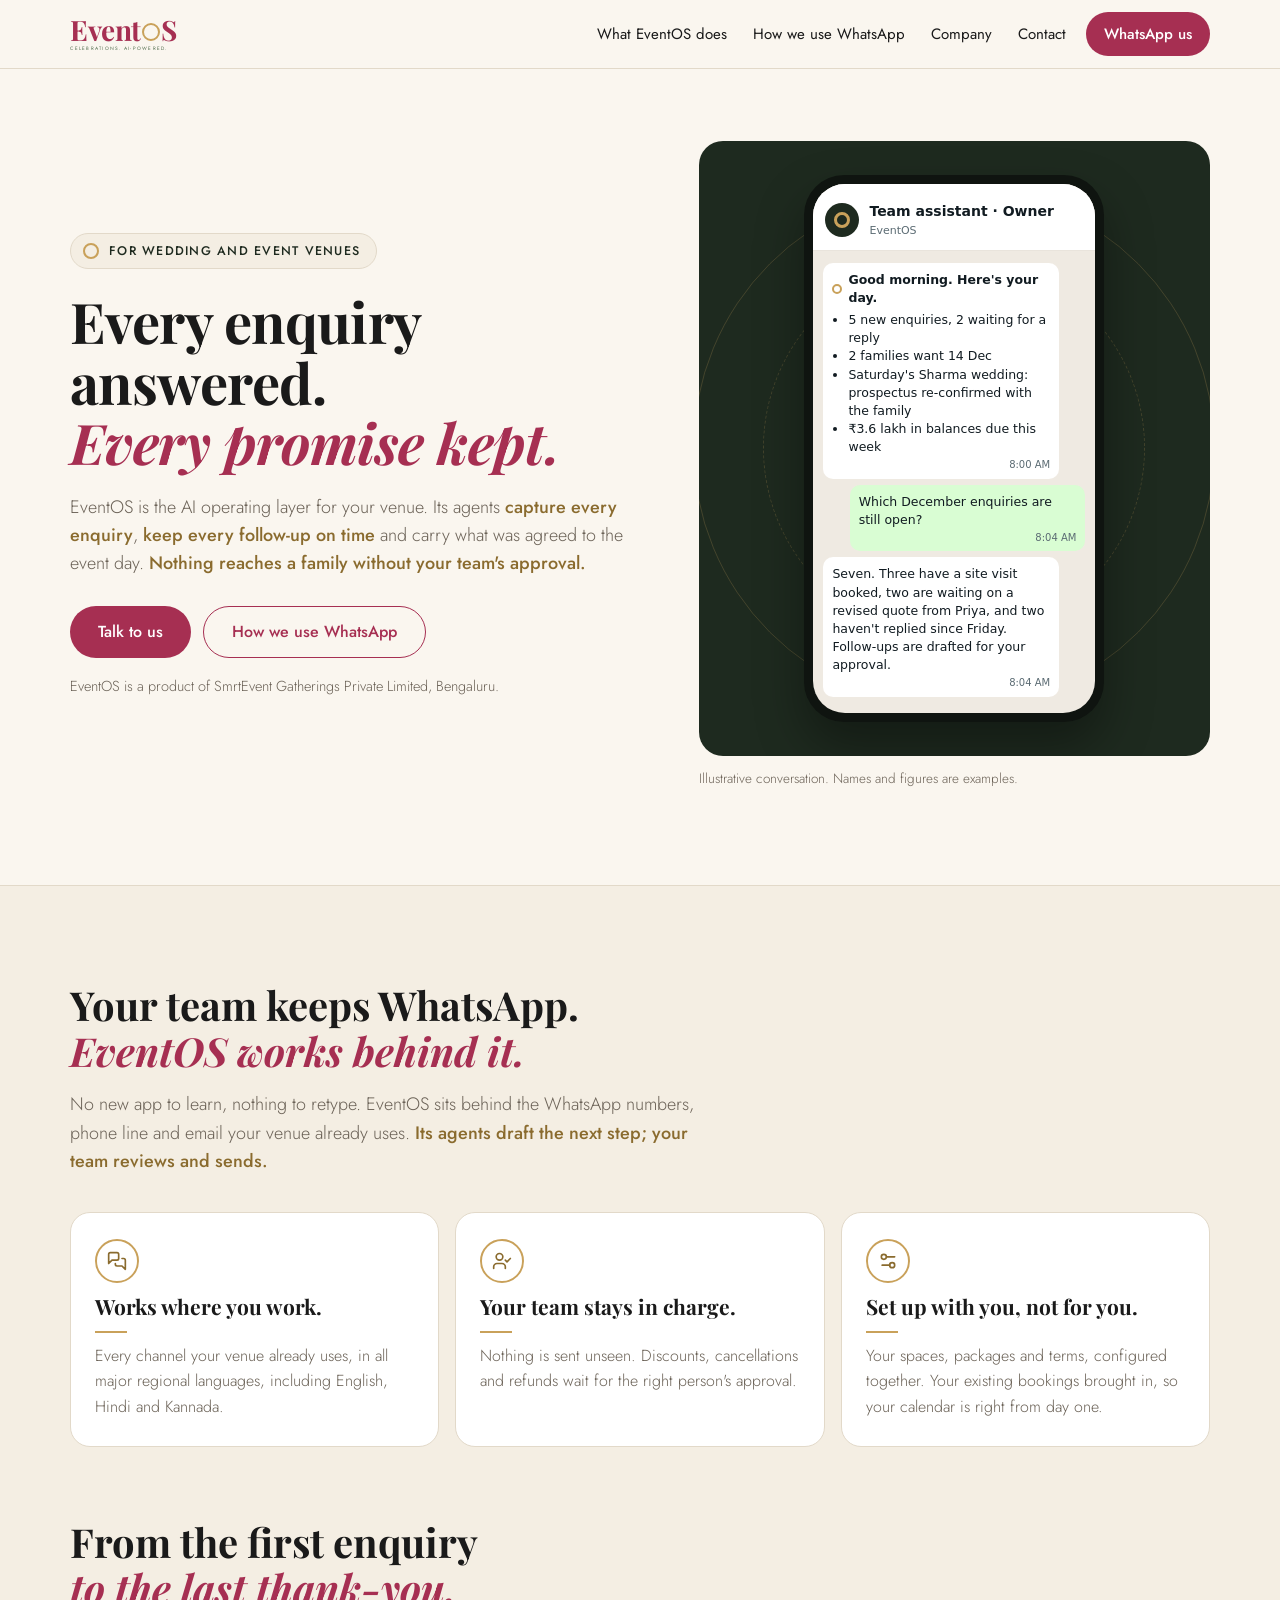
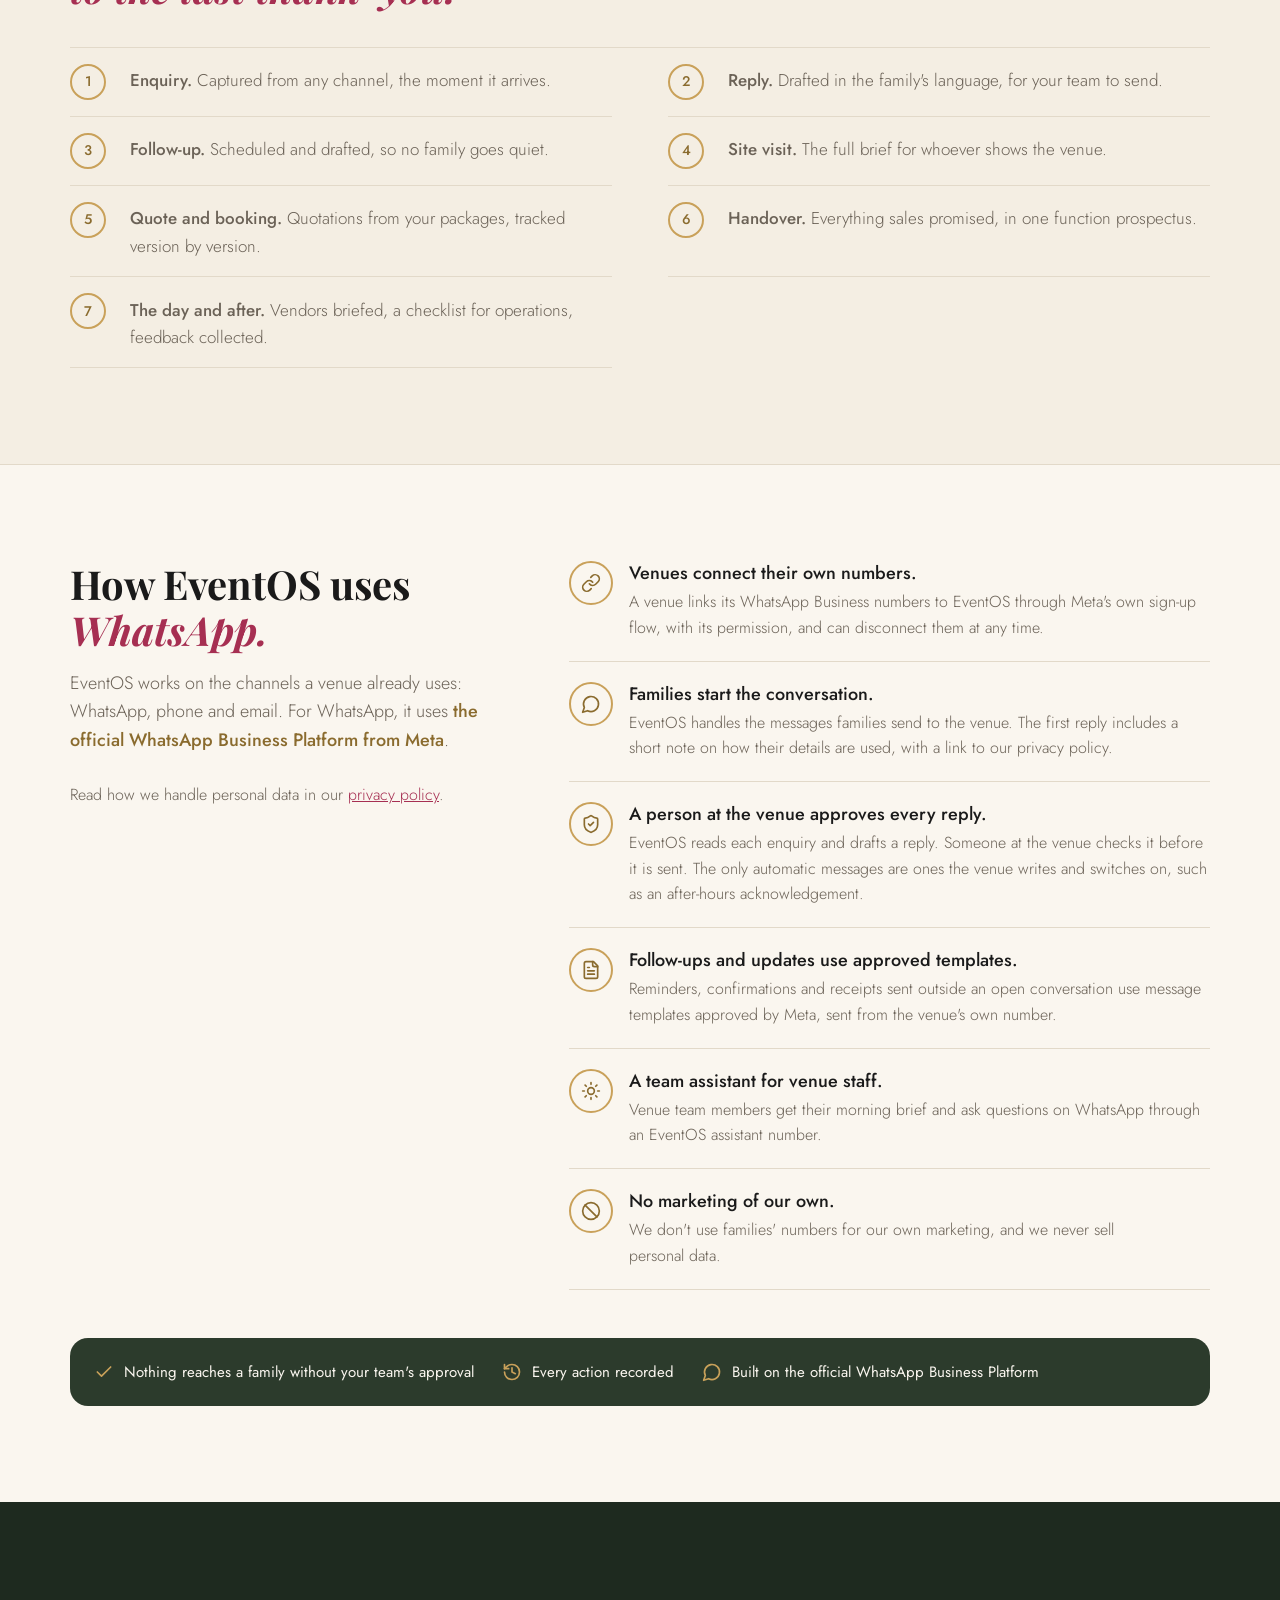
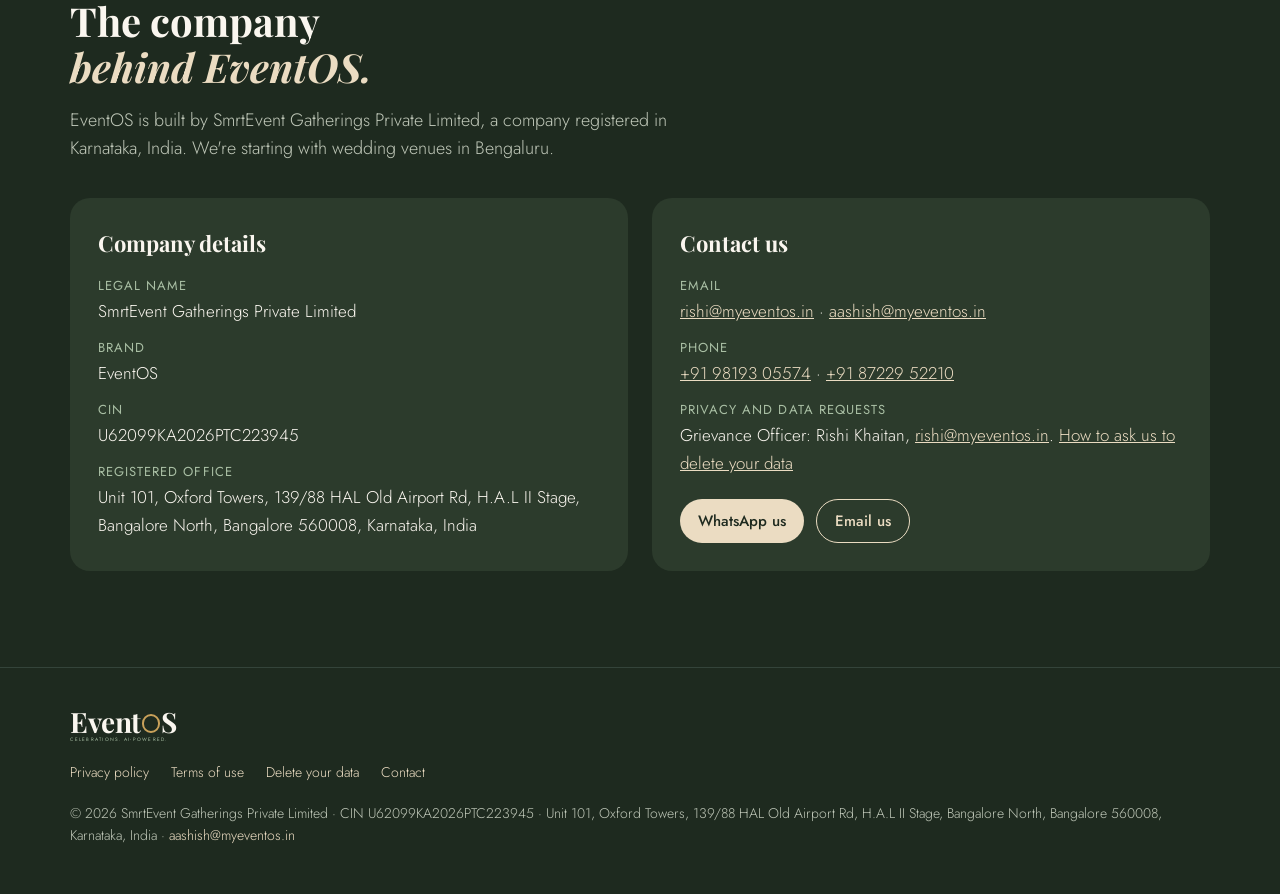
<file: index.html>
<!doctype html>
<html lang="en-IN">
<head>
<meta charset="utf-8">
<meta name="viewport" content="width=device-width, initial-scale=1">
<title>EventOS — the AI operating layer for wedding and event venues</title>
<meta name="description" content="EventOS, by SmrtEvent Gatherings Private Limited, Bengaluru. Every enquiry captured, every follow-up on time, every promise carried to the event day, behind the WhatsApp, phone and email your venue already uses.">
<!-- Meta domain verification: if you choose the meta-tag method, paste Meta's tag on the next line. The DNS TXT method needs no change here. -->
<link rel="canonical" href="https://myeventos.in/">
<meta name="theme-color" content="#FAF6EF">
<meta property="og:type" content="website">
<meta property="og:site_name" content="EventOS">
<meta property="og:title" content="EventOS — the AI operating layer for wedding and event venues">
<meta property="og:description" content="EventOS, by SmrtEvent Gatherings Private Limited, Bengaluru. Every enquiry captured, every follow-up on time, every promise carried to the event day, behind the WhatsApp, phone and email your venue already uses.">
<meta property="og:url" content="https://myeventos.in/">
<meta property="og:image" content="https://myeventos.in/assets/share.png">
<meta property="og:image:width" content="1200">
<meta property="og:image:height" content="630">
<meta name="twitter:card" content="summary_large_image">
<link rel="icon" href="assets/favicon.svg" type="image/svg+xml">
<link rel="icon" href="assets/favicon-32.png" type="image/png" sizes="32x32">
<link rel="apple-touch-icon" href="assets/apple-touch-icon.png">
<link rel="stylesheet" href="assets/eventos.css">
</head>
<body>
<a class="skip" href="#main">Skip to content</a>

<header class="hdr">
  <div class="wrap">
    <a class="wm" href="index.html" aria-label="EventOS home"><span class="wm-word">Event<span class="ring" aria-hidden="true"></span>S</span><span class="wm-tag">CELEBRATIONS. AI-POWERED.</span></a>
    <nav class="nav" aria-label="Main">
      <a href="#what">What EventOS does</a>
      <a href="#whatsapp">How we use WhatsApp</a>
      <a href="#company">Company</a>
      <a href="#contact">Contact</a>
    </nav>
    <a class="btn" href="https://wa.me/919819305574">WhatsApp us</a>
  </div>
  <nav class="mnav" aria-label="Main, small screens"><div class="wrap"><a href="#what">What EventOS does</a>
      <a href="#whatsapp">How we use WhatsApp</a>
      <a href="#company">Company</a>
      <a href="#contact">Contact</a></div></nav>
</header>

<main id="main">

  <!-- hero (approved Home copy) -->
  <section class="hero">
    <div class="wrap hero-grid">
      <div>
        <p class="eyebrow">For wedding and event venues</p>
        <h1 class="h1">Every enquiry answered. <span class="it">Every promise kept.</span></h1>
        <p class="sub">EventOS is the AI operating layer for your venue. Its agents <b>capture every enquiry</b>, <b>keep every follow-up on time</b> and carry what was agreed to the event day. <b>Nothing reaches a family without your team's approval.</b></p>
        <div class="ctas">
          <a class="btn btn-lg" href="#contact">Talk to us</a>
          <a class="btn btn-lg btn-ghost" href="#whatsapp">How we use WhatsApp</a>
        </div>
        <p class="under">EventOS is a product of SmrtEvent Gatherings Private Limited, Bengaluru.</p>
      </div>
      <figure style="margin:0">
        <div class="stage">
          <div class="ph" role="img" aria-label="Illustrative WhatsApp chat: a venue owner's morning brief from the EventOS team assistant, and a question answered">
            <div class="ph-in">
              <div class="wa-h"><span class="wa-av"><span></span></span><div><div class="wa-n">Team assistant · Owner</div><div class="wa-s">EventOS</div></div></div>
              <div class="wa-body">
                <div class="b"><div class="lbl"><span class="ring-s"></span>Good morning. Here's your day.</div>
                  <ul><li>5 new enquiries, 2 waiting for a reply</li><li>2 families want 14 Dec</li><li>Saturday's Sharma wedding: prospectus re-confirmed with the family</li><li>₹3.6 lakh in balances due this week</li></ul>
                  <div class="t">8:00 AM</div></div>
                <div class="b out">Which December enquiries are still open?<div class="t">8:04 AM</div></div>
                <div class="b">Seven. Three have a site visit booked, two are waiting on a revised quote from Priya, and two haven't replied since Friday. Follow-ups are drafted for your approval.<div class="t">8:04 AM</div></div>
              </div>
            </div>
          </div>
        </div>
        <figcaption class="cap">Illustrative conversation. Names and figures are examples.</figcaption>
      </figure>
    </div>
  </section>

  <!-- what EventOS does (approved Home copy, blocks 3 and 4) -->
  <section class="sec tint" id="what">
    <div class="wrap">
      <div class="sec-hd">
        <h2 class="h2">Your team keeps WhatsApp. <span class="it">EventOS works behind it.</span></h2>
        <p class="lead">No new app to learn, nothing to retype. EventOS sits behind the WhatsApp numbers, phone line and email your venue already uses. <b>Its agents draft the next step; your team reviews and sends.</b></p>
      </div>
      <ul class="cards c3">
        <li class="card"><span class="ic"><svg class="i" viewBox="0 0 24 24" aria-hidden="true"><path d="M14 9a2 2 0 0 1-2 2H6l-4 4V4a2 2 0 0 1 2-2h8a2 2 0 0 1 2 2z"/><path d="M18 9h2a2 2 0 0 1 2 2v11l-4-4h-6a2 2 0 0 1-2-2v-1"/></svg></span><h3>Works where you work.</h3><p>Every channel your venue already uses, in all major regional languages, including English, Hindi and Kannada.</p></li>
        <li class="card"><span class="ic"><svg class="i" viewBox="0 0 24 24" aria-hidden="true"><path d="M16 21v-2a4 4 0 0 0-4-4H6a4 4 0 0 0-4 4v2"/><circle cx="9" cy="7" r="4"/><polyline points="16 11 18 13 22 9"/></svg></span><h3>Your team stays in charge.</h3><p>Nothing is sent unseen. Discounts, cancellations and refunds wait for the right person's approval.</p></li>
        <li class="card"><span class="ic"><svg class="i" viewBox="0 0 24 24" aria-hidden="true"><path d="M20 7h-9"/><path d="M14 17H5"/><circle cx="17" cy="17" r="3"/><circle cx="7" cy="7" r="3"/></svg></span><h3>Set up with you, not for you.</h3><p>Your spaces, packages and terms, configured together. Your existing bookings brought in, so your calendar is right from day one.</p></li>
      </ul>

      <div class="sec-hd" style="margin-top:72px">
        <h2 class="h2">From the first enquiry <span class="it">to the last thank-you.</span></h2>
      </div>
      <ol class="steps">
        <li><span><b>Enquiry.</b> <span>Captured from any channel, the moment it arrives.</span></span></li>
        <li><span><b>Reply.</b> <span>Drafted in the family's language, for your team to send.</span></span></li>
        <li><span><b>Follow-up.</b> <span>Scheduled and drafted, so no family goes quiet.</span></span></li>
        <li><span><b>Site visit.</b> <span>The full brief for whoever shows the venue.</span></span></li>
        <li><span><b>Quote and booking.</b> <span>Quotations from your packages, tracked version by version.</span></span></li>
        <li><span><b>Handover.</b> <span>Everything sales promised, in one function prospectus.</span></span></li>
        <li><span><b>The day and after.</b> <span>Vendors briefed, a checklist for operations, feedback collected.</span></span></li>
      </ol>
    </div>
  </section>

  <!-- how EventOS uses WhatsApp (new copy for this version) -->
  <section class="sec" id="whatsapp">
    <div class="wrap wa-grid">
      <div>
        <h2 class="h2">How EventOS uses <span class="it">WhatsApp.</span></h2>
        <p class="lead">EventOS works on the channels a venue already uses: WhatsApp, phone and email. For WhatsApp, it uses <b>the official WhatsApp Business Platform from Meta</b>.</p>
        <p class="lead" style="font-size:16px">Read how we handle personal data in our <a href="privacy/index.html">privacy policy</a>.</p>
      </div>
      <ul class="use">
        <li><span class="ic"><svg class="i" viewBox="0 0 24 24" aria-hidden="true"><path d="M10 13a5 5 0 0 0 7.54.54l3-3a5 5 0 0 0-7.07-7.07l-1.72 1.71"/><path d="M14 11a5 5 0 0 0-7.54-.54l-3 3a5 5 0 0 0 7.07 7.07l1.71-1.71"/></svg></span><div><h3>Venues connect their own numbers.</h3><p>A venue links its WhatsApp Business numbers to EventOS through Meta's own sign-up flow, with its permission, and can disconnect them at any time.</p></div></li>
        <li><span class="ic"><svg class="i" viewBox="0 0 24 24" aria-hidden="true"><path d="M7.9 20A9 9 0 1 0 4 16.1L2 22Z"/></svg></span><div><h3>Families start the conversation.</h3><p>EventOS handles the messages families send to the venue. The first reply includes a short note on how their details are used, with a link to our privacy policy.</p></div></li>
        <li><span class="ic"><svg class="i" viewBox="0 0 24 24" aria-hidden="true"><path d="M20 13c0 5-3.5 7.5-7.66 8.95a1 1 0 0 1-.67-.01C7.5 20.5 4 18 4 13V6a1 1 0 0 1 1-1c2 0 4.5-1.2 6.24-2.72a1.17 1.17 0 0 1 1.52 0C14.51 3.81 17 5 19 5a1 1 0 0 1 1 1z"/><path d="m9 12 2 2 4-4"/></svg></span><div><h3>A person at the venue approves every reply.</h3><p>EventOS reads each enquiry and drafts a reply. Someone at the venue checks it before it is sent. The only automatic messages are ones the venue writes and switches on, such as an after-hours acknowledgement.</p></div></li>
        <li><span class="ic"><svg class="i" viewBox="0 0 24 24" aria-hidden="true"><path d="M15 2H6a2 2 0 0 0-2 2v16a2 2 0 0 0 2 2h12a2 2 0 0 0 2-2V7Z"/><path d="M14 2v4a2 2 0 0 0 2 2h4"/><path d="M10 9H8"/><path d="M16 13H8"/><path d="M16 17H8"/></svg></span><div><h3>Follow-ups and updates use approved templates.</h3><p>Reminders, confirmations and receipts sent outside an open conversation use message templates approved by Meta, sent from the venue's own number.</p></div></li>
        <li><span class="ic"><svg class="i" viewBox="0 0 24 24" aria-hidden="true"><circle cx="12" cy="12" r="4"/><path d="M12 2v2"/><path d="M12 20v2"/><path d="m4.93 4.93 1.41 1.41"/><path d="m17.66 17.66 1.41 1.41"/><path d="M2 12h2"/><path d="M20 12h2"/><path d="m6.34 17.66-1.41 1.41"/><path d="m19.07 4.93-1.41 1.41"/></svg></span><div><h3>A team assistant for venue staff.</h3><p>Venue team members get their morning brief and ask questions on WhatsApp through an EventOS assistant number.</p></div></li>
        <li><span class="ic"><svg class="i" viewBox="0 0 24 24" aria-hidden="true"><circle cx="12" cy="12" r="10"/><path d="m4.9 4.9 14.2 14.2"/></svg></span><div><h3>No marketing of our own.</h3><p>We don't use families' numbers for our own marketing, and we never sell personal data.</p></div></li>
      </ul>
    </div>
    <div class="wrap" style="margin-top:48px">
      <ul class="strip" aria-label="Our commitments">
        <li><svg class="i" viewBox="0 0 24 24" aria-hidden="true"><path d="M20 6 9 17l-5-5"/></svg>Nothing reaches a family without your team's approval</li>
        <li><svg class="i" viewBox="0 0 24 24" aria-hidden="true"><path d="M3 12a9 9 0 1 0 9-9 9.75 9.75 0 0 0-6.74 2.74L3 8"/><path d="M3 3v5h5"/><path d="M12 7v5l4 2"/></svg>Every action recorded</li>
        <li><svg class="i" viewBox="0 0 24 24" aria-hidden="true"><path d="M7.9 20A9 9 0 1 0 4 16.1L2 22Z"/></svg>Built on the official WhatsApp Business Platform</li>
      </ul>
    </div>
  </section>

  <!-- company and contact -->
  <section class="sec dark" id="company">
    <div class="wrap">
      <div class="sec-hd">
        <h2 class="h2" style="color:var(--cream)">The company <span class="it">behind EventOS.</span></h2>
        <p class="lead">EventOS is built by SmrtEvent Gatherings Private Limited, a company registered in Karnataka, India. We're starting with wedding venues in Bengaluru.</p>
      </div>
      <div class="co-grid">
        <div class="panel">
          <h3>Company details</h3>
          <dl class="dl">
            <div><dt>Legal name</dt><dd>SmrtEvent Gatherings Private Limited</dd></div>
            <div><dt>Brand</dt><dd>EventOS</dd></div>
            <div><dt>CIN</dt><dd>U62099KA2026PTC223945</dd></div>
            <div><dt>Registered office</dt><dd>Unit 101, Oxford Towers, 139/88 HAL Old Airport Rd, H.A.L II Stage, Bangalore North, Bangalore 560008, Karnataka, India</dd></div>
          </dl>
        </div>
        <div class="panel" id="contact">
          <h3>Contact us</h3>
          <dl class="dl">
            <div><dt>Email</dt><dd><a href="mailto:rishi@myeventos.in">rishi@myeventos.in</a> · <a href="mailto:aashish@myeventos.in">aashish@myeventos.in</a></dd></div>
            <div><dt>Phone</dt><dd><a href="tel:+919819305574">+91 98193 05574</a> · <a href="tel:+918722952210">+91 87229 52210</a></dd></div>
            <div><dt>Privacy and data requests</dt><dd>Grievance Officer: Rishi Khaitan, <a href="mailto:rishi@myeventos.in">rishi@myeventos.in</a>. <a href="privacy/index.html#delete">How to ask us to delete your data</a></dd></div>
          </dl>
          <div class="ctas"><a class="btn btn-sand" href="https://wa.me/919819305574">WhatsApp us</a><a class="btn btn-ghost" style="color:var(--sand);border-color:var(--sand)" href="mailto:rishi@myeventos.in">Email us</a></div>
        </div>
      </div>
    </div>
  </section>

</main>

<footer class="ftr">
  <div class="wrap">
    <a class="wm" href="index.html" aria-label="EventOS home"><span class="wm-word">Event<span class="ring" aria-hidden="true"></span>S</span><span class="wm-tag">CELEBRATIONS. AI-POWERED.</span></a>
    <nav aria-label="Legal"><a href="privacy/index.html">Privacy policy</a><a href="terms/index.html">Terms of use</a><a href="privacy/index.html#delete">Delete your data</a><a href="#contact">Contact</a></nav>
    <p class="legal">© 2026 SmrtEvent Gatherings Private Limited · CIN U62099KA2026PTC223945 · Unit 101, Oxford Towers, 139/88 HAL Old Airport Rd, H.A.L II Stage, Bangalore North, Bangalore 560008, Karnataka, India · <a href="mailto:aashish@myeventos.in">aashish@myeventos.in</a></p>
  </div>
</footer>
</body>
</html>
</file>
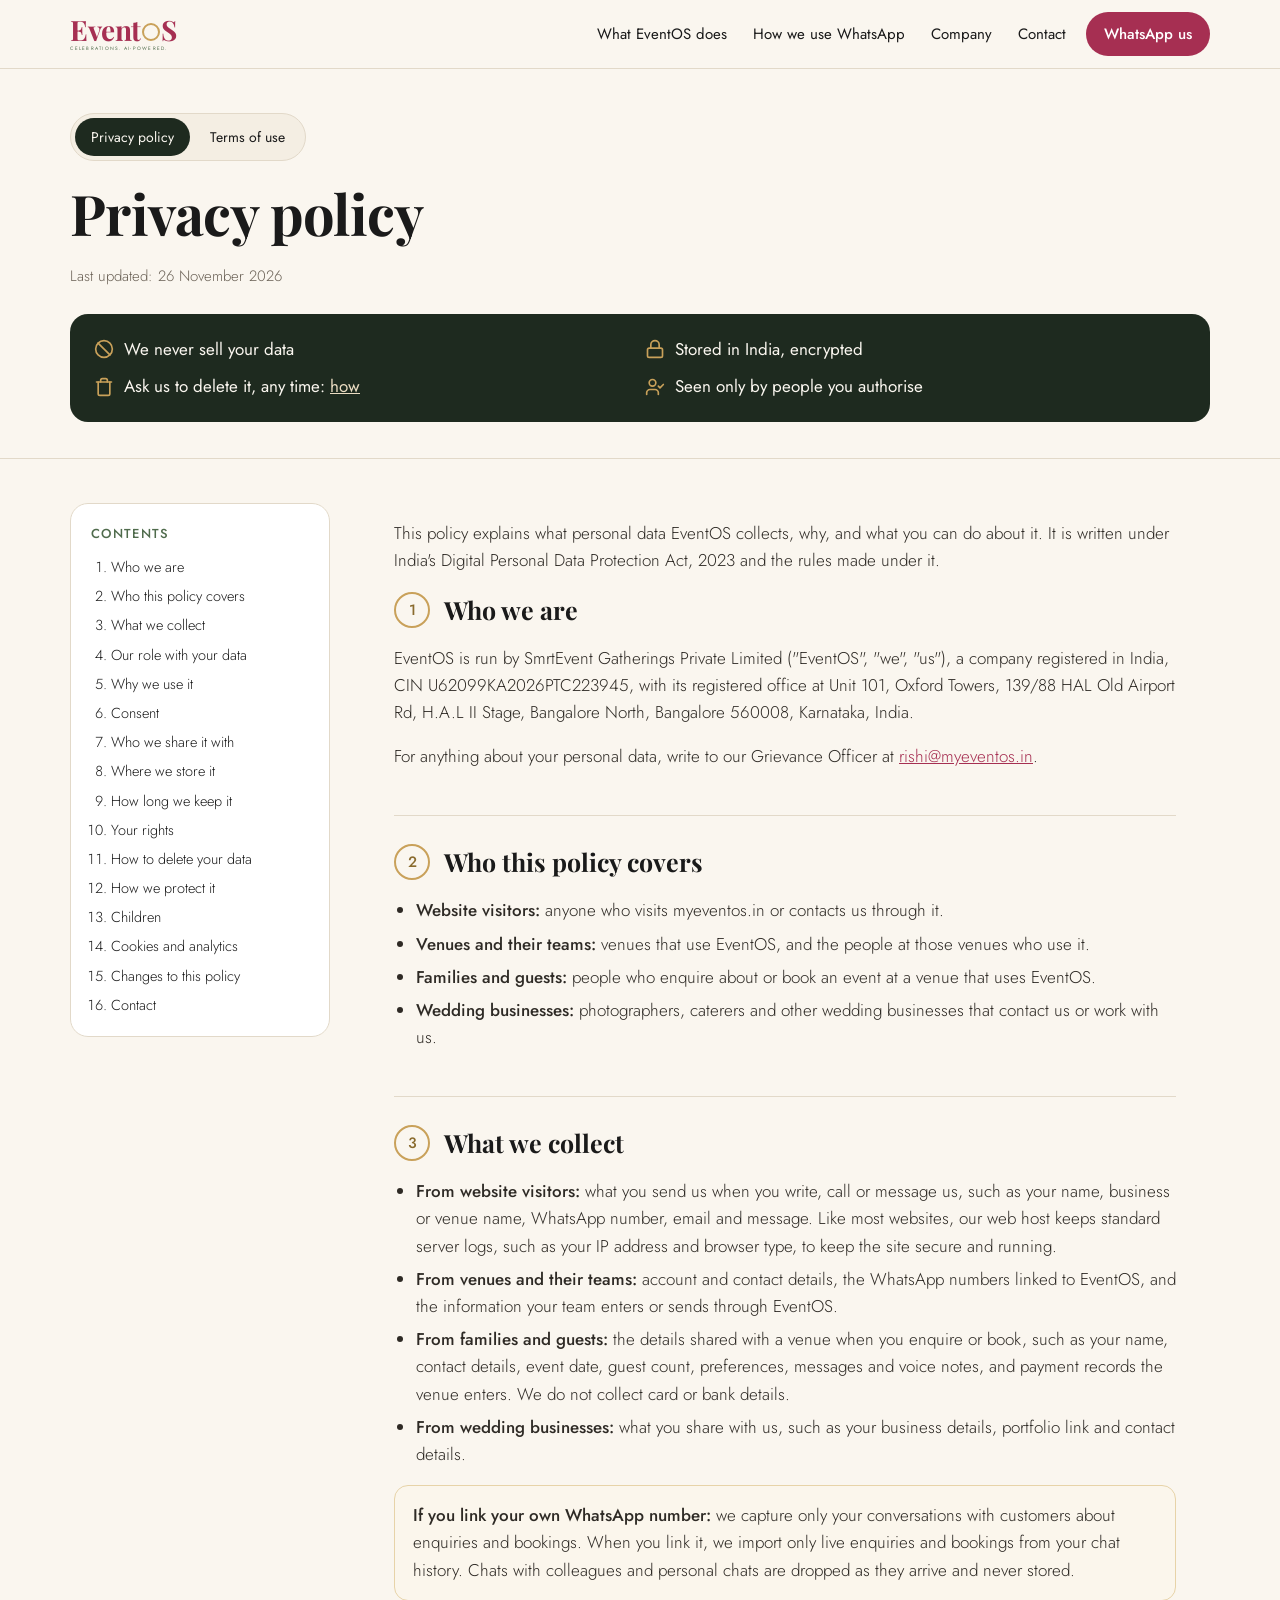
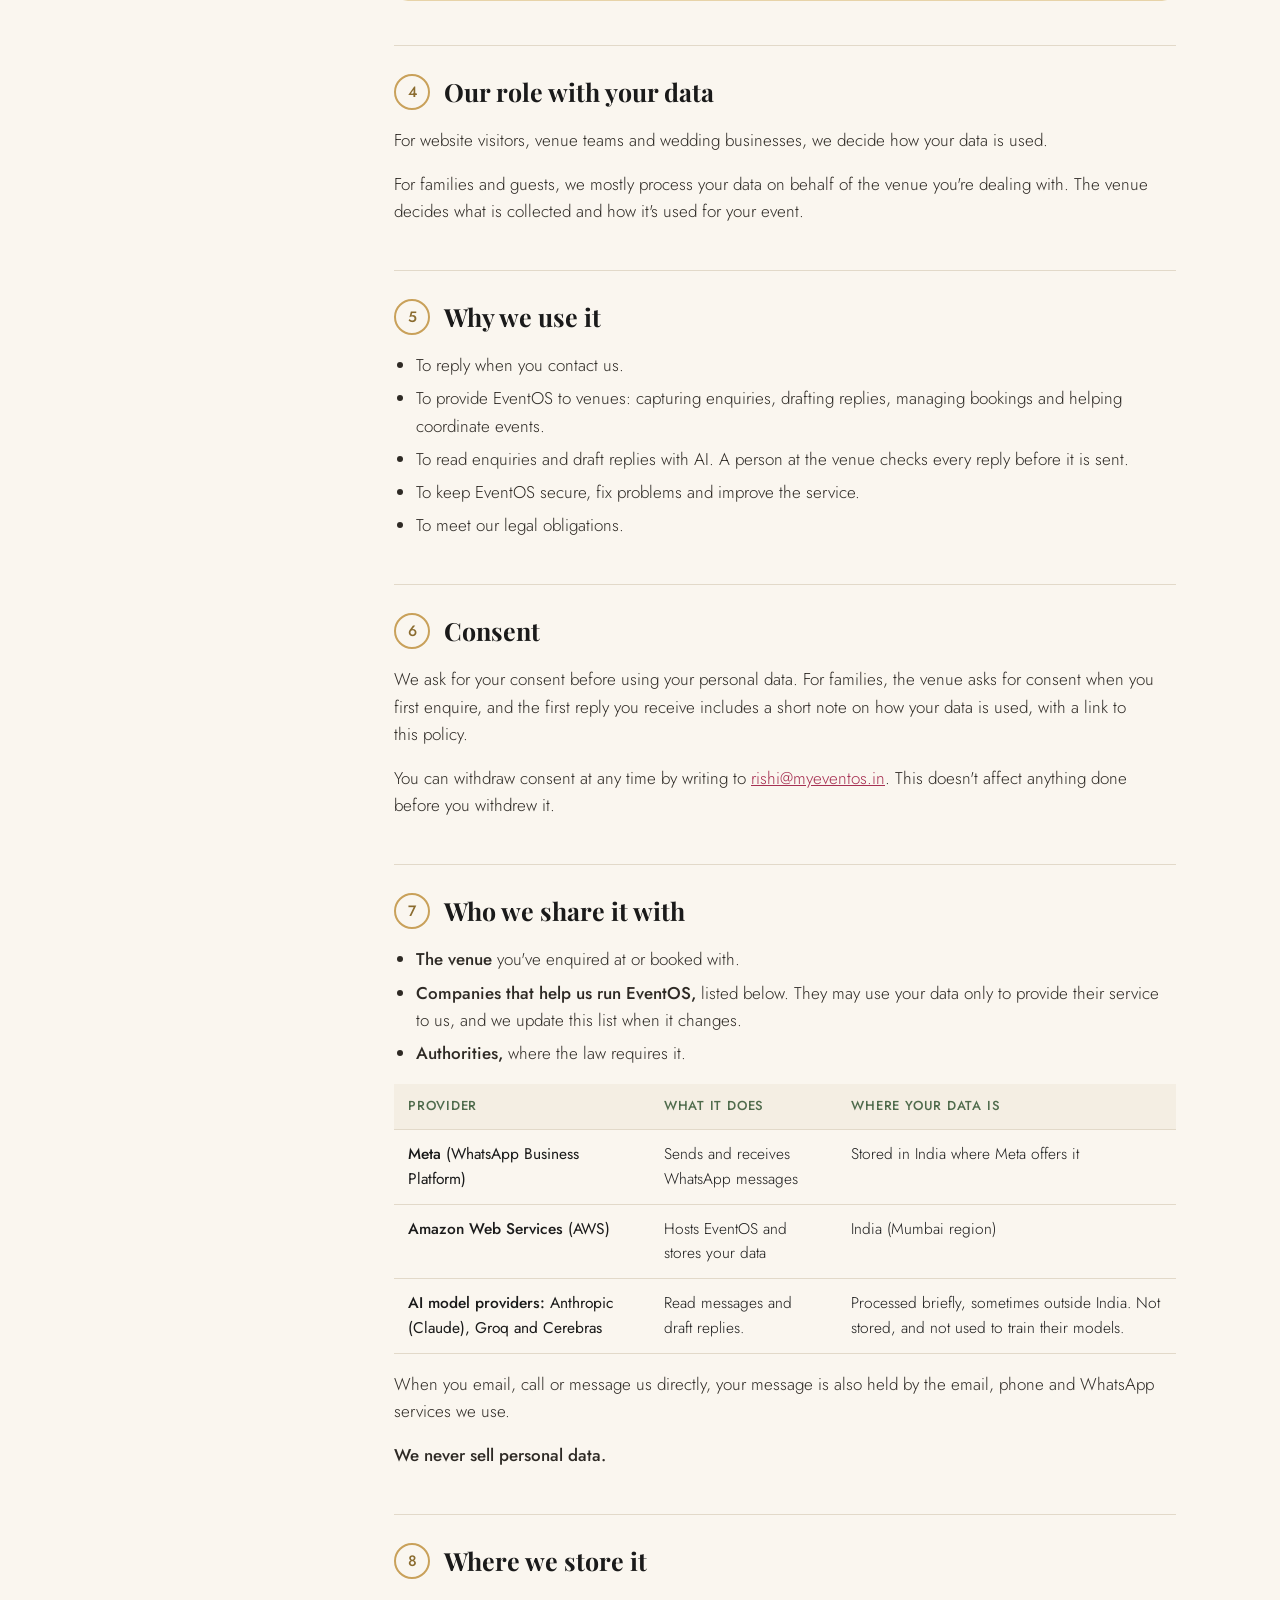
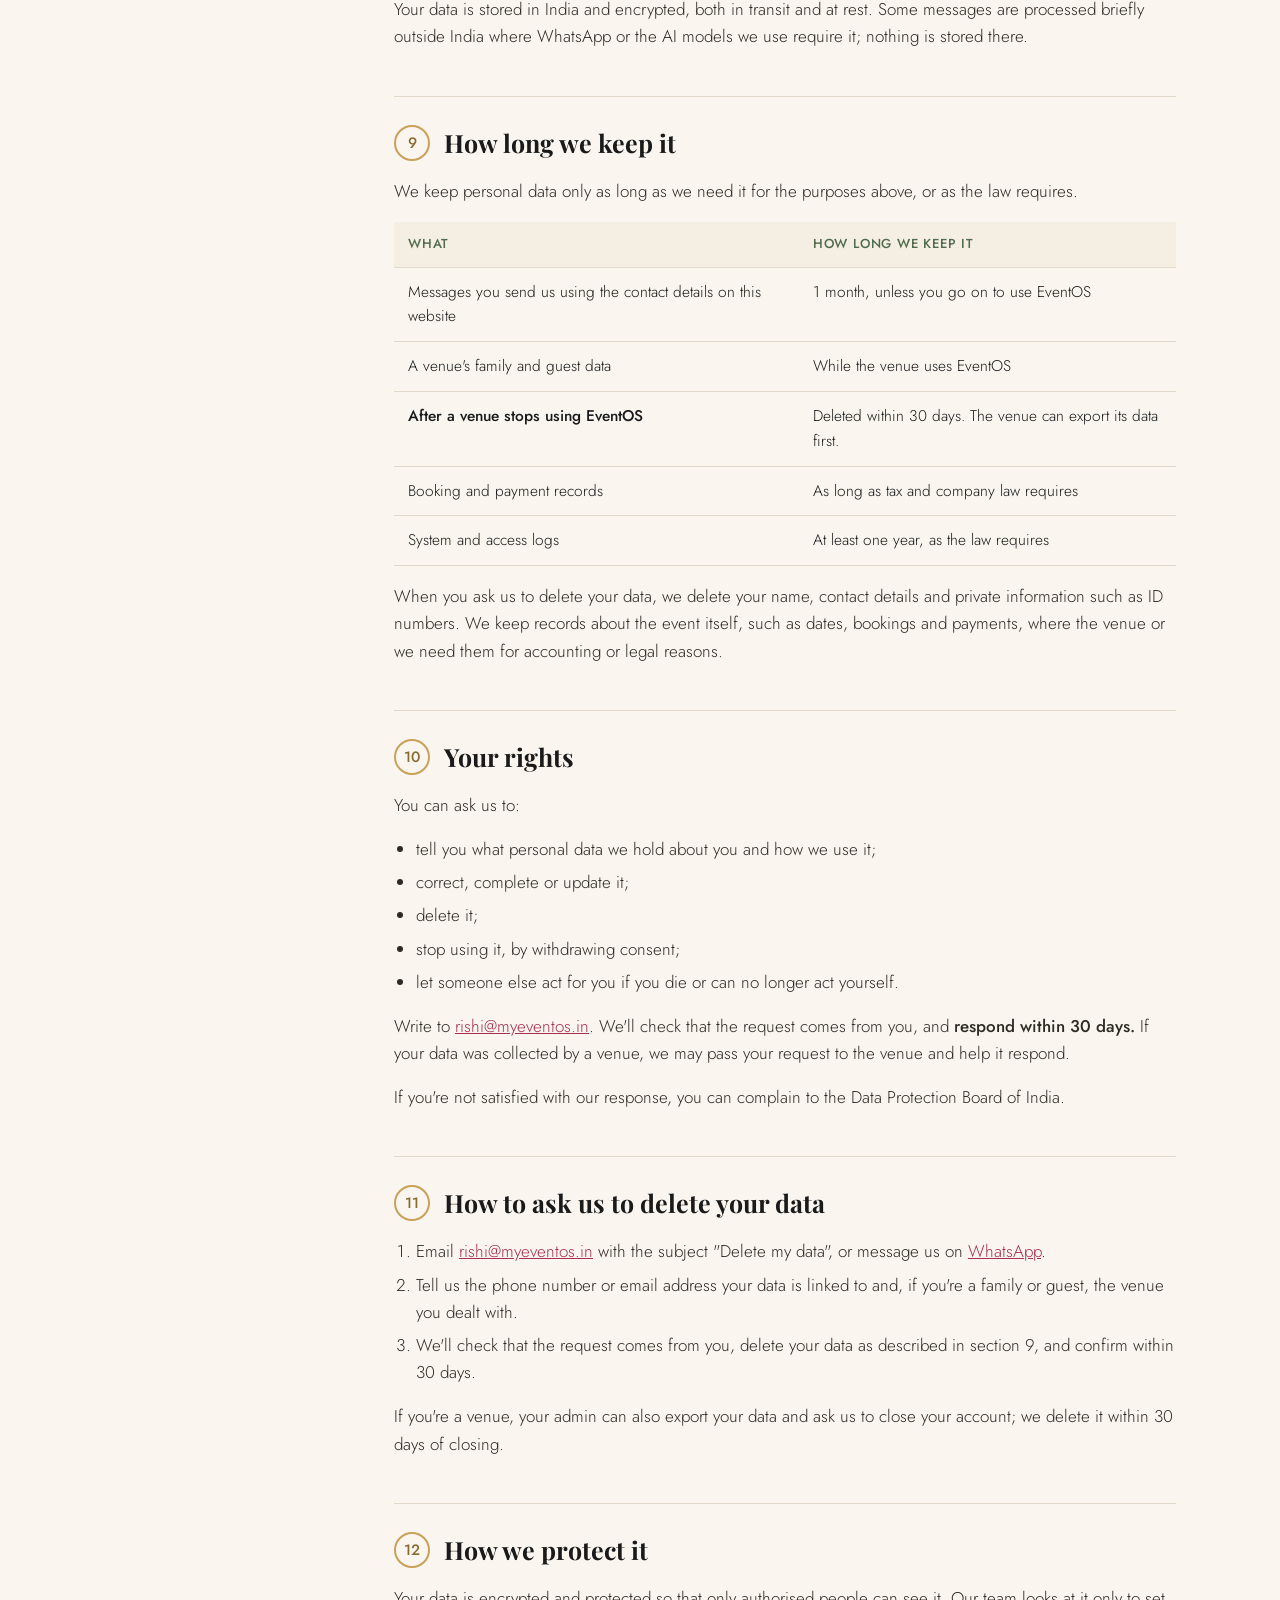
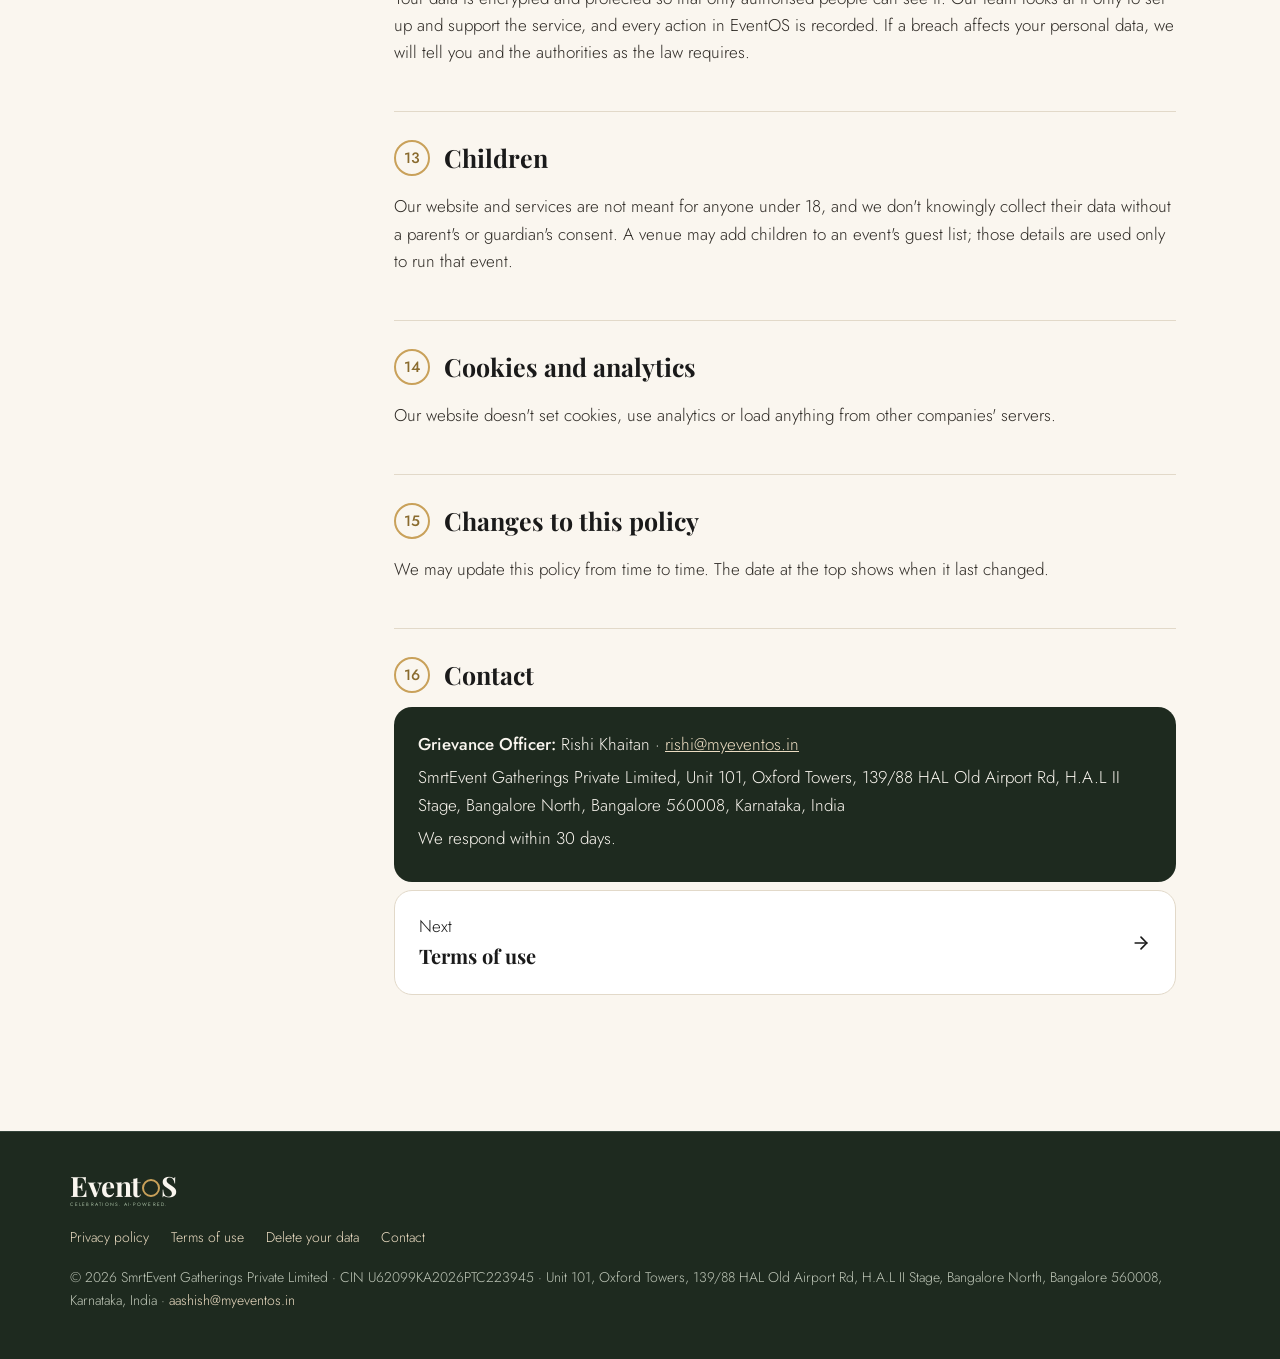
<file: privacy/index.html>
<!doctype html>
<html lang="en-IN">
<head>
<meta charset="utf-8">
<meta name="viewport" content="width=device-width, initial-scale=1">
<title>Privacy policy — EventOS</title>
<meta name="description" content="How EventOS, run by SmrtEvent Gatherings Private Limited, collects, uses, stores and deletes personal data, and how to ask us to delete yours.">
<link rel="canonical" href="https://myeventos.in/privacy/">
<meta name="theme-color" content="#FAF6EF">
<meta property="og:type" content="website">
<meta property="og:site_name" content="EventOS">
<meta property="og:title" content="Privacy policy — EventOS">
<meta property="og:description" content="How EventOS, run by SmrtEvent Gatherings Private Limited, collects, uses, stores and deletes personal data, and how to ask us to delete yours.">
<meta property="og:url" content="https://myeventos.in/privacy/">
<meta property="og:image" content="https://myeventos.in/assets/share.png">
<meta property="og:image:width" content="1200">
<meta property="og:image:height" content="630">
<meta name="twitter:card" content="summary_large_image">
<link rel="icon" href="../assets/favicon.svg" type="image/svg+xml">
<link rel="icon" href="../assets/favicon-32.png" type="image/png" sizes="32x32">
<link rel="apple-touch-icon" href="../assets/apple-touch-icon.png">
<link rel="stylesheet" href="../assets/eventos.css">
</head>
<body>
<a class="skip" href="#main">Skip to content</a>
<header class="hdr">
  <div class="wrap">
    <a class="wm" href="../index.html" aria-label="EventOS home"><span class="wm-word">Event<span class="ring" aria-hidden="true"></span>S</span><span class="wm-tag">CELEBRATIONS. AI-POWERED.</span></a>
    <nav class="nav" aria-label="Main"><a href="../index.html#what">What EventOS does</a><a href="../index.html#whatsapp">How we use WhatsApp</a><a href="../index.html#company">Company</a><a href="../index.html#contact">Contact</a></nav>
    <a class="btn" href="https://wa.me/919819305574">WhatsApp us</a>
  </div>
  <nav class="mnav" aria-label="Main, small screens"><div class="wrap"><a href="../index.html#what">What EventOS does</a><a href="../index.html#whatsapp">How we use WhatsApp</a><a href="../index.html#company">Company</a><a href="../index.html#contact">Contact</a></div></nav>
</header>

<main id="main">
  <section class="lhero">
    <div class="wrap">
      <nav class="switch" aria-label="Legal pages"><a href="../privacy/index.html" aria-current="page">Privacy policy</a><a href="../terms/index.html">Terms of use</a></nav>
      <h1 class="h1">Privacy policy</h1>
      <p class="updated">Last updated: 26 November 2026</p>
      <ul class="glance" aria-label="At a glance">
        <li><svg class="i" viewBox="0 0 24 24" aria-hidden="true"><circle cx="12" cy="12" r="10"/><path d="m4.9 4.9 14.2 14.2"/></svg>We never sell your data</li>
        <li><svg class="i" viewBox="0 0 24 24" aria-hidden="true"><rect width="18" height="11" x="3" y="11" rx="2" ry="2"/><path d="M7 11V7a5 5 0 0 1 10 0v4"/></svg>Stored in India, encrypted</li>
        <li><svg class="i" viewBox="0 0 24 24" aria-hidden="true"><path d="M3 6h18"/><path d="M19 6v14c0 1-1 2-2 2H7c-1 0-2-1-2-2V6"/><path d="M8 6V4c0-1 1-2 2-2h4c1 0 2 1 2 2v2"/></svg><span>Ask us to delete it, any time: <a href="#delete" style="color:var(--sand)">how</a></span></li>
        <li><svg class="i" viewBox="0 0 24 24" aria-hidden="true"><path d="M16 21v-2a4 4 0 0 0-4-4H6a4 4 0 0 0-4 4v2"/><circle cx="9" cy="7" r="4"/><polyline points="16 11 18 13 22 9"/></svg>Seen only by people you authorise</li>
      </ul>
    </div>
  </section>

  <div class="wrap lbody">
    <nav class="toc" aria-label="Contents">
      <h2>Contents</h2>
      <ol>
        <li><a href="#who">Who we are</a></li>
        <li><a href="#covers">Who this policy covers</a></li>
        <li><a href="#collect">What we collect</a></li>
        <li><a href="#role">Our role with your data</a></li>
        <li><a href="#why">Why we use it</a></li>
        <li><a href="#consent">Consent</a></li>
        <li><a href="#share">Who we share it with</a></li>
        <li><a href="#where">Where we store it</a></li>
        <li><a href="#keep">How long we keep it</a></li>
        <li><a href="#rights">Your rights</a></li>
        <li><a href="#delete">How to delete your data</a></li>
        <li><a href="#protect">How we protect it</a></li>
        <li><a href="#children">Children</a></li>
        <li><a href="#cookies">Cookies and analytics</a></li>
        <li><a href="#changes">Changes to this policy</a></li>
        <li><a href="#contact">Contact</a></li>
      </ol>
    </nav>

    <article class="doc">
      <p>This policy explains what personal data EventOS collects, why, and what you can do about it. It is written under India's Digital Personal Data Protection Act, 2023 and the rules made under it.</p>

      <section id="who">
        <h2><span class="n">1</span>Who we are</h2>
        <p>EventOS is run by SmrtEvent Gatherings Private Limited ("EventOS", "we", "us"), a company registered in India, CIN U62099KA2026PTC223945, with its registered office at Unit 101, Oxford Towers, 139/88 HAL Old Airport Rd, H.A.L II Stage, Bangalore North, Bangalore 560008, Karnataka, India.</p>
        <p>For anything about your personal data, write to our Grievance Officer at <a href="mailto:rishi@myeventos.in">rishi@myeventos.in</a>.</p>
      </section>

      <section id="covers">
        <h2><span class="n">2</span>Who this policy covers</h2>
        <ul>
          <li><b>Website visitors:</b> anyone who visits myeventos.in or contacts us through it.</li>
          <li><b>Venues and their teams:</b> venues that use EventOS, and the people at those venues who use it.</li>
          <li><b>Families and guests:</b> people who enquire about or book an event at a venue that uses EventOS.</li>
          <li><b>Wedding businesses:</b> photographers, caterers and other wedding businesses that contact us or work with us.</li>
        </ul>
      </section>

      <section id="collect">
        <h2><span class="n">3</span>What we collect</h2>
        <ul>
          <li><b>From website visitors:</b> what you send us when you write, call or message us, such as your name, business or venue name, WhatsApp number, email and message. Like most websites, our web host keeps standard server logs, such as your IP address and browser type, to keep the site secure and running.</li>
          <li><b>From venues and their teams:</b> account and contact details, the WhatsApp numbers linked to EventOS, and the information your team enters or sends through EventOS.</li>
          <li><b>From families and guests:</b> the details shared with a venue when you enquire or book, such as your name, contact details, event date, guest count, preferences, messages and voice notes, and payment records the venue enters. We do not collect card or bank details.</li>
          <li><b>From wedding businesses:</b> what you share with us, such as your business details, portfolio link and contact details.</li>
        </ul>
        <div class="note"><p style="margin:0"><b>If you link your own WhatsApp number:</b> we capture only your conversations with customers about enquiries and bookings. When you link it, we import only live enquiries and bookings from your chat history. Chats with colleagues and personal chats are dropped as they arrive and never stored.</p></div>
      </section>

      <section id="role">
        <h2><span class="n">4</span>Our role with your data</h2>
        <p>For website visitors, venue teams and wedding businesses, we decide how your data is used.</p>
        <p>For families and guests, we mostly process your data on behalf of the venue you're dealing with. The venue decides what is collected and how it's used for your event.</p>
      </section>

      <section id="why">
        <h2><span class="n">5</span>Why we use it</h2>
        <ul>
          <li>To reply when you contact us.</li>
          <li>To provide EventOS to venues: capturing enquiries, drafting replies, managing bookings and helping coordinate events.</li>
          <li>To read enquiries and draft replies with AI. A person at the venue checks every reply before it is sent.</li>
          <li>To keep EventOS secure, fix problems and improve the service.</li>
          <li>To meet our legal obligations.</li>
        </ul>
      </section>

      <section id="consent">
        <h2><span class="n">6</span>Consent</h2>
        <p>We ask for your consent before using your personal data. For families, the venue asks for consent when you first enquire, and the first reply you receive includes a short note on how your data is used, with a link to this policy.</p>
        <p>You can withdraw consent at any time by writing to <a href="mailto:rishi@myeventos.in">rishi@myeventos.in</a>. This doesn't affect anything done before you withdrew it.</p>
      </section>

      <section id="share">
        <h2><span class="n">7</span>Who we share it with</h2>
        <ul>
          <li><b>The venue</b> you've enquired at or booked with.</li>
          <li><b>Companies that help us run EventOS,</b> listed below. They may use your data only to provide their service to us, and we update this list when it changes.</li>
          <li><b>Authorities,</b> where the law requires it.</li>
        </ul>
        <table class="tbl">
          <thead><tr><th scope="col">Provider</th><th scope="col">What it does</th><th scope="col">Where your data is</th></tr></thead>
          <tbody>
            <tr><th scope="row" data-l="Provider"><b>Meta</b> (WhatsApp Business Platform)</th><td data-l="What it does">Sends and receives WhatsApp messages</td><td data-l="Where your data is">Stored in India where Meta offers it</td></tr>
            <tr><th scope="row" data-l="Provider"><b>Amazon Web Services</b> (AWS)</th><td data-l="What it does">Hosts EventOS and stores your data</td><td data-l="Where your data is">India (Mumbai region)</td></tr>
            <tr><th scope="row" data-l="Provider"><b>AI model providers:</b> Anthropic (Claude), Groq and Cerebras</th><td data-l="What it does">Read messages and draft replies.</td><td data-l="Where your data is">Processed briefly, sometimes outside India. Not stored, and not used to train their models.</td></tr>
          </tbody>
        </table>
        <p>When you email, call or message us directly, your message is also held by the email, phone and WhatsApp services we use.</p>
        <p class="hl">We never sell personal data.</p>
      </section>

      <section id="where">
        <h2><span class="n">8</span>Where we store it</h2>
        <p>Your data is stored in India and encrypted, both in transit and at rest. Some messages are processed briefly outside India where WhatsApp or the AI models we use require it; nothing is stored there.</p>
      </section>

      <section id="keep">
        <h2><span class="n">9</span>How long we keep it</h2>
        <p>We keep personal data only as long as we need it for the purposes above, or as the law requires.</p>
        <table class="tbl">
          <thead><tr><th scope="col">What</th><th scope="col">How long we keep it</th></tr></thead>
          <tbody>
            <tr><td data-l="What">Messages you send us using the contact details on this website</td><td data-l="How long">1 month, unless you go on to use EventOS</td></tr>
            <tr><td data-l="What">A venue's family and guest data</td><td data-l="How long">While the venue uses EventOS</td></tr>
            <tr><td data-l="What"><b>After a venue stops using EventOS</b></td><td data-l="How long">Deleted within 30 days. The venue can export its data first.</td></tr>
            <tr><td data-l="What">Booking and payment records</td><td data-l="How long">As long as tax and company law requires</td></tr>
            <tr><td data-l="What">System and access logs</td><td data-l="How long">At least one year, as the law requires</td></tr>
          </tbody>
        </table>
        <p>When you ask us to delete your data, we delete your name, contact details and private information such as ID numbers. We keep records about the event itself, such as dates, bookings and payments, where the venue or we need them for accounting or legal reasons.</p>
      </section>

      <section id="rights">
        <h2><span class="n">10</span>Your rights</h2>
        <p>You can ask us to:</p>
        <ul>
          <li>tell you what personal data we hold about you and how we use it;</li>
          <li>correct, complete or update it;</li>
          <li>delete it;</li>
          <li>stop using it, by withdrawing consent;</li>
          <li>let someone else act for you if you die or can no longer act yourself.</li>
        </ul>
        <p>Write to <a href="mailto:rishi@myeventos.in">rishi@myeventos.in</a>. We'll check that the request comes from you, and <b>respond within 30 days.</b> If your data was collected by a venue, we may pass your request to the venue and help it respond.</p>
        <p>If you're not satisfied with our response, you can complain to the Data Protection Board of India.</p>
      </section>

      <section id="delete">
        <h2><span class="n">11</span>How to ask us to delete your data</h2>
        <ol>
          <li>Email <a href="mailto:rishi@myeventos.in?subject=Delete%20my%20data">rishi@myeventos.in</a> with the subject "Delete my data", or message us on <a href="https://wa.me/919819305574">WhatsApp</a>.</li>
          <li>Tell us the phone number or email address your data is linked to and, if you're a family or guest, the venue you dealt with.</li>
          <li>We'll check that the request comes from you, delete your data as described in section 9, and confirm within 30 days.</li>
        </ol>
        <p>If you're a venue, your admin can also export your data and ask us to close your account; we delete it within 30 days of closing.</p>
      </section>

      <section id="protect">
        <h2><span class="n">12</span>How we protect it</h2>
        <p>Your data is encrypted and protected so that only authorised people can see it. Our team looks at it only to set up and support the service, and every action in EventOS is recorded. If a breach affects your personal data, we will tell you and the authorities as the law requires.</p>
      </section>

      <section id="children">
        <h2><span class="n">13</span>Children</h2>
        <p>Our website and services are not meant for anyone under 18, and we don't knowingly collect their data without a parent's or guardian's consent. A venue may add children to an event's guest list; those details are used only to run that event.</p>
      </section>

      <section id="cookies">
        <h2><span class="n">14</span>Cookies and analytics</h2>
        <p>Our website doesn't set cookies, use analytics or load anything from other companies' servers.</p>
      </section>

      <section id="changes">
        <h2><span class="n">15</span>Changes to this policy</h2>
        <p>We may update this policy from time to time. The date at the top shows when it last changed.</p>
      </section>

      <section id="contact">
        <h2><span class="n">16</span>Contact</h2>
        <div class="contact-card">
          <p><b>Grievance Officer:</b> Rishi Khaitan · <a href="mailto:rishi@myeventos.in">rishi@myeventos.in</a></p>
          <p>SmrtEvent Gatherings Private Limited, Unit 101, Oxford Towers, 139/88 HAL Old Airport Rd, H.A.L II Stage, Bangalore North, Bangalore 560008, Karnataka, India</p>
          <p>We respond within 30 days.</p>
        </div>
        <a class="next" href="../terms/index.html"><span>Next<br><b>Terms of use</b></span><svg class="i" viewBox="0 0 24 24" aria-hidden="true"><path d="M5 12h14"/><path d="m12 5 7 7-7 7"/></svg></a>
      </section>
    </article>
  </div>
</main>

<footer class="ftr">
  <div class="wrap">
    <a class="wm" href="../index.html" aria-label="EventOS home"><span class="wm-word">Event<span class="ring" aria-hidden="true"></span>S</span><span class="wm-tag">CELEBRATIONS. AI-POWERED.</span></a>
    <nav aria-label="Legal"><a href="../privacy/index.html">Privacy policy</a><a href="../terms/index.html">Terms of use</a><a href="../privacy/index.html#delete">Delete your data</a><a href="../index.html#contact">Contact</a></nav>
    <p class="legal">© 2026 SmrtEvent Gatherings Private Limited · CIN U62099KA2026PTC223945 · Unit 101, Oxford Towers, 139/88 HAL Old Airport Rd, H.A.L II Stage, Bangalore North, Bangalore 560008, Karnataka, India · <a href="mailto:aashish@myeventos.in">aashish@myeventos.in</a></p>
  </div>
</footer>
</body>
</html>
</file>
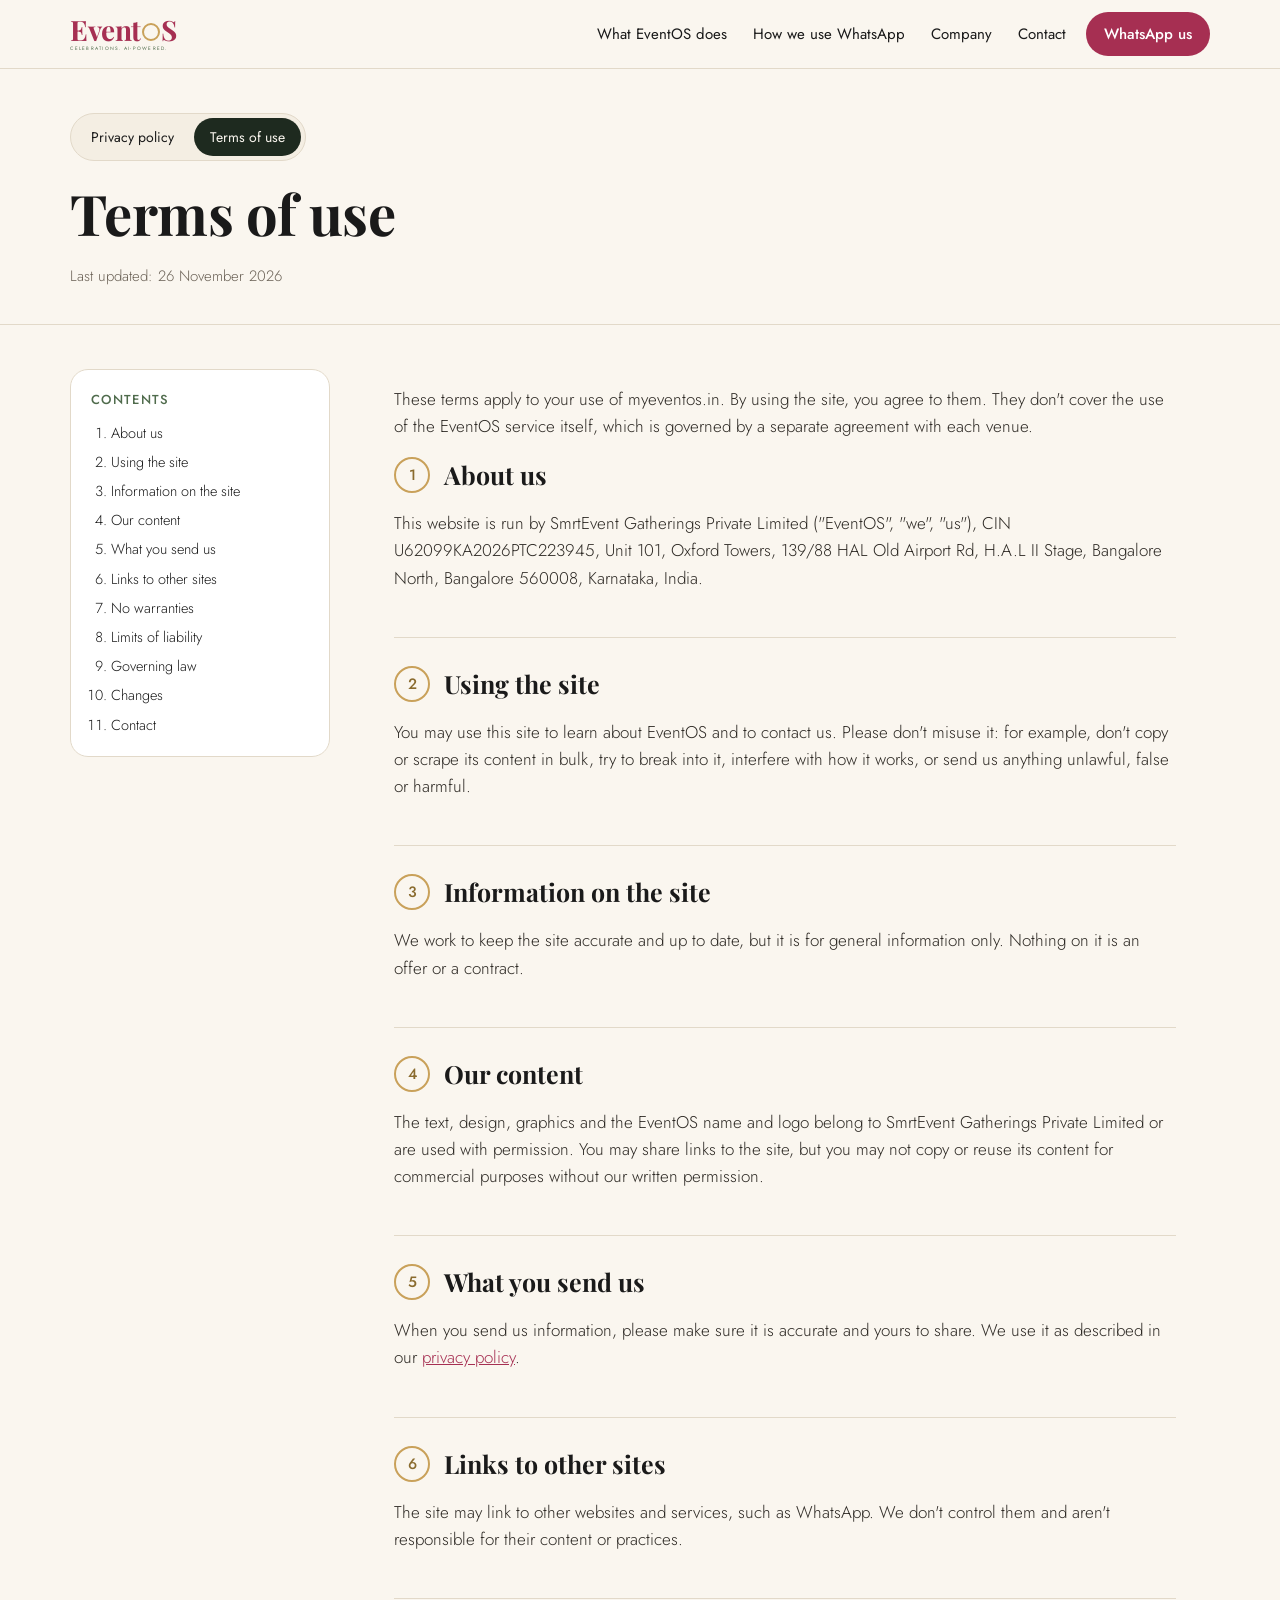
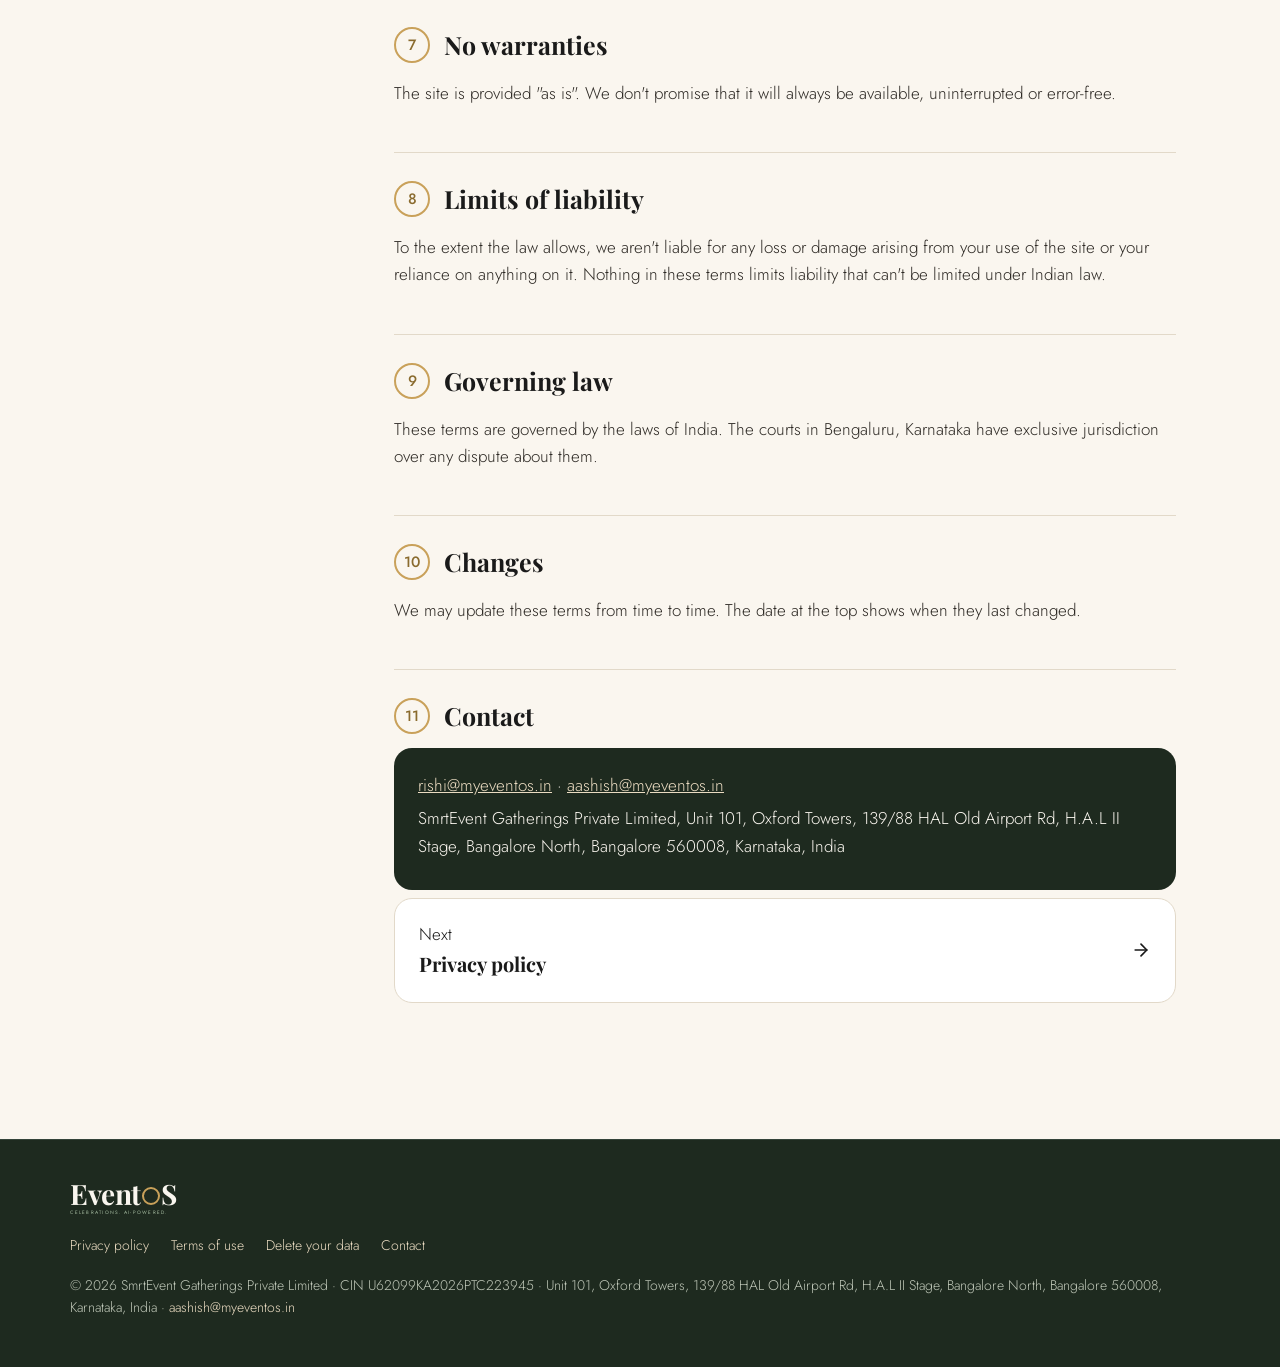
<file: terms/index.html>
<!doctype html>
<html lang="en-IN">
<head>
<meta charset="utf-8">
<meta name="viewport" content="width=device-width, initial-scale=1">
<title>Terms of use — EventOS</title>
<meta name="description" content="The terms for using myeventos.in, the website of EventOS, run by SmrtEvent Gatherings Private Limited, Bengaluru.">
<link rel="canonical" href="https://myeventos.in/terms/">
<meta name="theme-color" content="#FAF6EF">
<meta property="og:type" content="website">
<meta property="og:site_name" content="EventOS">
<meta property="og:title" content="Terms of use — EventOS">
<meta property="og:description" content="The terms for using myeventos.in, the website of EventOS, run by SmrtEvent Gatherings Private Limited, Bengaluru.">
<meta property="og:url" content="https://myeventos.in/terms/">
<meta property="og:image" content="https://myeventos.in/assets/share.png">
<meta property="og:image:width" content="1200">
<meta property="og:image:height" content="630">
<meta name="twitter:card" content="summary_large_image">
<link rel="icon" href="../assets/favicon.svg" type="image/svg+xml">
<link rel="icon" href="../assets/favicon-32.png" type="image/png" sizes="32x32">
<link rel="apple-touch-icon" href="../assets/apple-touch-icon.png">
<link rel="stylesheet" href="../assets/eventos.css">
</head>
<body>
<a class="skip" href="#main">Skip to content</a>
<header class="hdr">
  <div class="wrap">
    <a class="wm" href="../index.html" aria-label="EventOS home"><span class="wm-word">Event<span class="ring" aria-hidden="true"></span>S</span><span class="wm-tag">CELEBRATIONS. AI-POWERED.</span></a>
    <nav class="nav" aria-label="Main"><a href="../index.html#what">What EventOS does</a><a href="../index.html#whatsapp">How we use WhatsApp</a><a href="../index.html#company">Company</a><a href="../index.html#contact">Contact</a></nav>
    <a class="btn" href="https://wa.me/919819305574">WhatsApp us</a>
  </div>
  <nav class="mnav" aria-label="Main, small screens"><div class="wrap"><a href="../index.html#what">What EventOS does</a><a href="../index.html#whatsapp">How we use WhatsApp</a><a href="../index.html#company">Company</a><a href="../index.html#contact">Contact</a></div></nav>
</header>

<main id="main">
  <section class="lhero">
    <div class="wrap">
      <nav class="switch" aria-label="Legal pages"><a href="../privacy/index.html">Privacy policy</a><a href="../terms/index.html" aria-current="page">Terms of use</a></nav>
      <h1 class="h1">Terms of use</h1>
      <p class="updated">Last updated: 26 November 2026</p>
    </div>
  </section>

  <div class="wrap lbody">
    <nav class="toc" aria-label="Contents">
      <h2>Contents</h2>
      <ol>
        <li><a href="#about">About us</a></li>
        <li><a href="#use">Using the site</a></li>
        <li><a href="#info">Information on the site</a></li>
        <li><a href="#content">Our content</a></li>
        <li><a href="#send">What you send us</a></li>
        <li><a href="#links">Links to other sites</a></li>
        <li><a href="#warranty">No warranties</a></li>
        <li><a href="#liability">Limits of liability</a></li>
        <li><a href="#law">Governing law</a></li>
        <li><a href="#changes">Changes</a></li>
        <li><a href="#contact">Contact</a></li>
      </ol>
    </nav>

    <article class="doc">
      <p>These terms apply to your use of myeventos.in. By using the site, you agree to them. They don't cover the use of the EventOS service itself, which is governed by a separate agreement with each venue.</p>

      <section id="about"><h2><span class="n">1</span>About us</h2>
        <p>This website is run by SmrtEvent Gatherings Private Limited ("EventOS", "we", "us"), CIN U62099KA2026PTC223945, Unit 101, Oxford Towers, 139/88 HAL Old Airport Rd, H.A.L II Stage, Bangalore North, Bangalore 560008, Karnataka, India.</p></section>

      <section id="use"><h2><span class="n">2</span>Using the site</h2>
        <p>You may use this site to learn about EventOS and to contact us. Please don't misuse it: for example, don't copy or scrape its content in bulk, try to break into it, interfere with how it works, or send us anything unlawful, false or harmful.</p></section>

      <section id="info"><h2><span class="n">3</span>Information on the site</h2>
        <p>We work to keep the site accurate and up to date, but it is for general information only. Nothing on it is an offer or a contract.</p></section>

      <section id="content"><h2><span class="n">4</span>Our content</h2>
        <p>The text, design, graphics and the EventOS name and logo belong to SmrtEvent Gatherings Private Limited or are used with permission. You may share links to the site, but you may not copy or reuse its content for commercial purposes without our written permission.</p></section>

      <section id="send"><h2><span class="n">5</span>What you send us</h2>
        <p>When you send us information, please make sure it is accurate and yours to share. We use it as described in our <a href="../privacy/index.html">privacy policy</a>.</p></section>

      <section id="links"><h2><span class="n">6</span>Links to other sites</h2>
        <p>The site may link to other websites and services, such as WhatsApp. We don't control them and aren't responsible for their content or practices.</p></section>

      <section id="warranty"><h2><span class="n">7</span>No warranties</h2>
        <p>The site is provided "as is". We don't promise that it will always be available, uninterrupted or error-free.</p></section>

      <section id="liability"><h2><span class="n">8</span>Limits of liability</h2>
        <p>To the extent the law allows, we aren't liable for any loss or damage arising from your use of the site or your reliance on anything on it. Nothing in these terms limits liability that can't be limited under Indian law.</p></section>

      <section id="law"><h2><span class="n">9</span>Governing law</h2>
        <p>These terms are governed by the laws of India. The courts in Bengaluru, Karnataka have exclusive jurisdiction over any dispute about them.</p></section>

      <section id="changes"><h2><span class="n">10</span>Changes</h2>
        <p>We may update these terms from time to time. The date at the top shows when they last changed.</p></section>

      <section id="contact"><h2><span class="n">11</span>Contact</h2>
        <div class="contact-card">
          <p><a href="mailto:rishi@myeventos.in">rishi@myeventos.in</a> · <a href="mailto:aashish@myeventos.in">aashish@myeventos.in</a></p>
          <p>SmrtEvent Gatherings Private Limited, Unit 101, Oxford Towers, 139/88 HAL Old Airport Rd, H.A.L II Stage, Bangalore North, Bangalore 560008, Karnataka, India</p>
        </div>
        <a class="next" href="../privacy/index.html"><span>Next<br><b>Privacy policy</b></span><svg class="i" viewBox="0 0 24 24" aria-hidden="true"><path d="M5 12h14"/><path d="m12 5 7 7-7 7"/></svg></a>
      </section>
    </article>
  </div>
</main>

<footer class="ftr">
  <div class="wrap">
    <a class="wm" href="../index.html" aria-label="EventOS home"><span class="wm-word">Event<span class="ring" aria-hidden="true"></span>S</span><span class="wm-tag">CELEBRATIONS. AI-POWERED.</span></a>
    <nav aria-label="Legal"><a href="../privacy/index.html">Privacy policy</a><a href="../terms/index.html">Terms of use</a><a href="../privacy/index.html#delete">Delete your data</a><a href="../index.html#contact">Contact</a></nav>
    <p class="legal">© 2026 SmrtEvent Gatherings Private Limited · CIN U62099KA2026PTC223945 · Unit 101, Oxford Towers, 139/88 HAL Old Airport Rd, H.A.L II Stage, Bangalore North, Bangalore 560008, Karnataka, India · <a href="mailto:aashish@myeventos.in">aashish@myeventos.in</a></p>
  </div>
</footer>
</body>
</html>
</file>
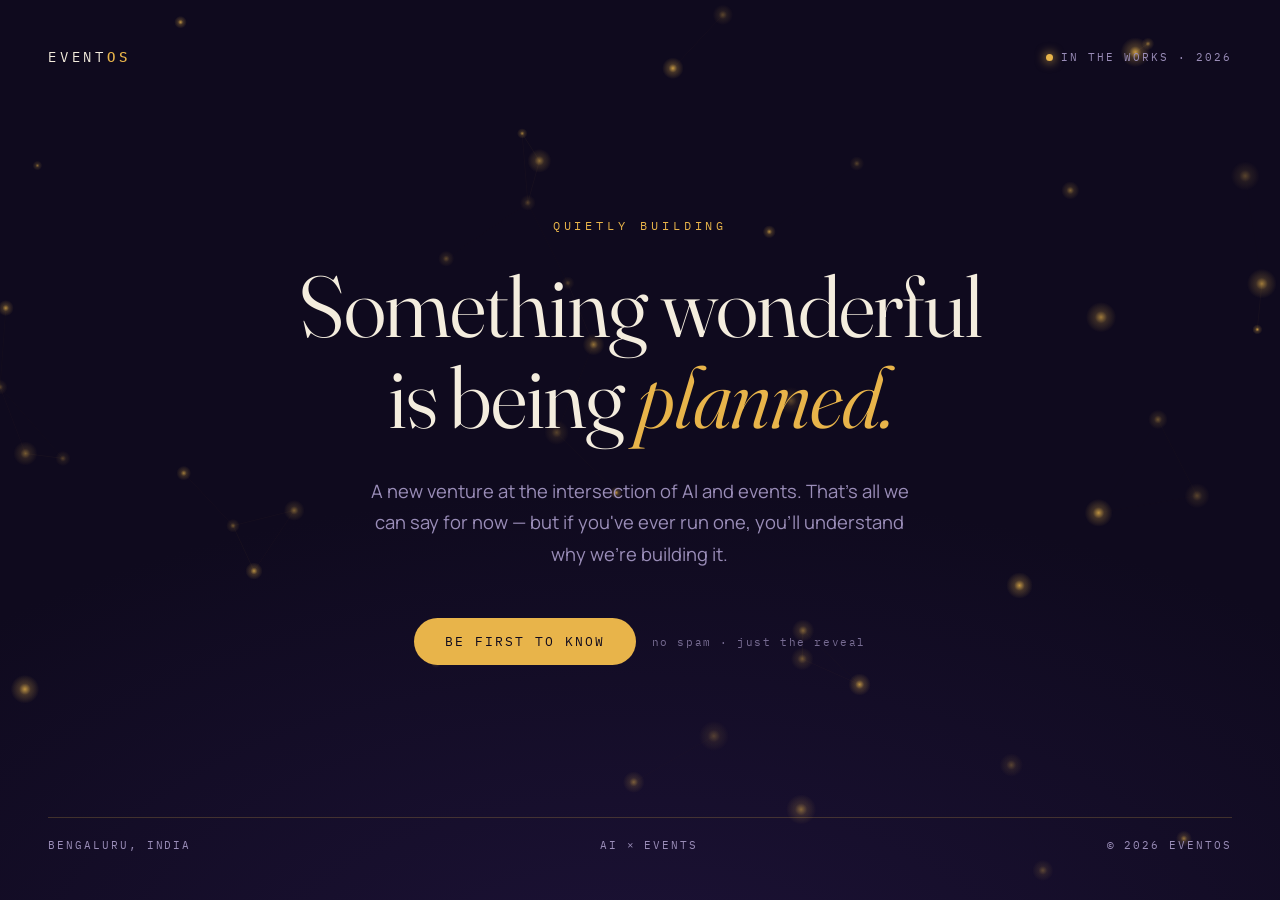
<file: eventos-landing.html>
<!DOCTYPE html>
<html lang="en">
<head>
<meta charset="UTF-8" />
<meta name="viewport" content="width=device-width, initial-scale=1.0" />
<title>EventOS — Something is being planned</title>
<meta name="description" content="A new venture at the intersection of AI and events. Launching soon." />
<link rel="preconnect" href="https://fonts.googleapis.com">
<link rel="preconnect" href="https://fonts.gstatic.com" crossorigin>
<link href="https://fonts.googleapis.com/css2?family=Fraunces:ital,opsz,wght@0,9..144,340;0,9..144,500;1,9..144,340&family=Manrope:wght@400;500;600&family=IBM+Plex+Mono:wght@400;500&display=swap" rel="stylesheet">
<style>
  :root{
    --ink:      #0F0A1E;   /* deep midnight aubergine */
    --twilight: #1C1236;   /* section depth */
    --gold:     #E8B44A;   /* marigold / string-light gold */
    --gold-dim: #B98A2E;
    --ivory:    #F4EDDE;   /* candle-lit text */
    --muted:    #9A8DB8;   /* dusk lavender for secondary text */
    --hairline: rgba(232,180,74,0.22);
  }

  *{ margin:0; padding:0; box-sizing:border-box; }

  html,body{ height:100%; }

  body{
    background: radial-gradient(120% 90% at 50% 110%, var(--twilight) 0%, var(--ink) 62%);
    color: var(--ivory);
    font-family:'Manrope', system-ui, sans-serif;
    -webkit-font-smoothing: antialiased;
    overflow-x:hidden;
  }

  /* ---------- lights canvas ---------- */
  #lights{
    position:fixed; inset:0;
    width:100%; height:100%;
    z-index:0;
    pointer-events:none;
  }

  /* ---------- layout ---------- */
  .page{
    position:relative; z-index:1;
    min-height:100vh; min-height:100svh;
    display:flex; flex-direction:column;
    padding: clamp(1.5rem, 4vw, 3rem);
  }

  header{
    display:flex; align-items:center; justify-content:space-between;
    animation: rise 1s ease both;
  }

  .wordmark{
    font-family:'IBM Plex Mono', monospace;
    font-size:0.85rem; letter-spacing:0.28em;
    color:var(--ivory);
    text-transform:uppercase;
  }
  .wordmark b{ color:var(--gold); font-weight:500; }

  .status{
    display:flex; align-items:center; gap:0.5rem;
    font-family:'IBM Plex Mono', monospace;
    font-size:0.7rem; letter-spacing:0.18em; text-transform:uppercase;
    color:var(--muted);
  }
  .status .dot{
    width:7px; height:7px; border-radius:50%;
    background:var(--gold);
    box-shadow:0 0 10px 2px rgba(232,180,74,0.55);
    animation:pulse 2.4s ease-in-out infinite;
  }

  main{
    flex:1;
    display:flex; flex-direction:column;
    justify-content:center;
    max-width:60rem;
    margin:0 auto;
    text-align:center;
    padding:4rem 0;
  }

  .eyebrow{
    font-family:'IBM Plex Mono', monospace;
    font-size:0.72rem; letter-spacing:0.34em; text-transform:uppercase;
    color:var(--gold);
    margin-bottom:1.75rem;
    animation: rise 1s ease 0.15s both;
  }

  h1{
    font-family:'Fraunces', serif;
    font-weight:340;
    font-size: clamp(2.6rem, 7vw, 5.4rem);
    line-height:1.06;
    letter-spacing:-0.015em;
    text-wrap:balance;
    animation: rise 1s ease 0.3s both;
  }
  h1 em{
    font-style:italic;
    font-weight:340;
    color:var(--gold);
  }

  .sub{
    margin:2rem auto 0;
    max-width:34rem;
    font-size:clamp(1rem, 1.6vw, 1.15rem);
    line-height:1.7;
    color:var(--muted);
    animation: rise 1s ease 0.45s both;
  }

  .cta-row{
    margin-top:3rem;
    display:flex; gap:1rem; justify-content:center; align-items:center; flex-wrap:wrap;
    animation: rise 1s ease 0.6s both;
  }

  .cta{
    display:inline-block;
    font-family:'IBM Plex Mono', monospace;
    font-size:0.8rem; letter-spacing:0.16em; text-transform:uppercase;
    color:var(--ink);
    background:var(--gold);
    padding:0.95rem 1.9rem;
    border-radius:999px;
    text-decoration:none;
    transition: transform .25s ease, box-shadow .25s ease, background .25s ease;
    box-shadow:0 0 0 0 rgba(232,180,74,0);
  }
  .cta:hover{ transform:translateY(-2px); box-shadow:0 8px 30px rgba(232,180,74,0.35); background:#F2C463; }
  .cta:focus-visible{ outline:2px solid var(--ivory); outline-offset:3px; }

  .whisper{
    font-family:'IBM Plex Mono', monospace;
    font-size:0.7rem; letter-spacing:0.14em;
    color:var(--muted); opacity:0.75;
  }

  footer{
    display:flex; justify-content:space-between; align-items:center; gap:1rem; flex-wrap:wrap;
    font-family:'IBM Plex Mono', monospace;
    font-size:0.68rem; letter-spacing:0.18em; text-transform:uppercase;
    color:var(--muted);
    border-top:1px solid var(--hairline);
    padding-top:1.25rem;
    animation: rise 1s ease 0.75s both;
  }

  @keyframes rise{
    from{ opacity:0; transform:translateY(18px); }
    to{ opacity:1; transform:translateY(0); }
  }
  @keyframes pulse{
    0%,100%{ opacity:1; transform:scale(1); }
    50%{ opacity:0.5; transform:scale(0.8); }
  }

  @media (prefers-reduced-motion: reduce){
    *{ animation:none !important; transition:none !important; }
    #lights{ display:none; }
  }

  @media (max-width:560px){
    .status span:last-child{ display:none; }
    main{ padding:3rem 0; }
  }
</style>
</head>
<body>

<canvas id="lights" aria-hidden="true"></canvas>

<div class="page">
  <header>
    <div class="wordmark">Event<b>OS</b></div>
    <div class="status"><span class="dot"></span><span>In the works · 2026</span></div>
  </header>

  <main>
    <div class="eyebrow">Quietly building</div>
    <h1>Something wonderful<br/>is being <em>planned.</em></h1>
    <p class="sub">
      A new venture at the intersection of AI and events.
      That's all we can say for now — but if you've ever run one,
      you'll understand why we're building it.
    </p>
    <div class="cta-row">
      <a class="cta" href="mailto:hello@eventos.in?subject=Keep%20me%20posted">Be first to know</a>
      <span class="whisper">no spam · just the reveal</span>
    </div>
  </main>

  <footer>
    <span>Bengaluru, India</span>
    <span>AI × Events</span>
    <span>© 2026 EventOS</span>
  </footer>
</div>

<script>
(function(){
  const reduce = window.matchMedia('(prefers-reduced-motion: reduce)').matches;
  if (reduce) return;

  const c = document.getElementById('lights');
  const ctx = c.getContext('2d');
  let w, h, dpr;
  const N = 46;
  const pts = [];

  function resize(){
    dpr = Math.min(window.devicePixelRatio || 1, 2);
    w = window.innerWidth; h = window.innerHeight;
    c.width = w * dpr; c.height = h * dpr;
    ctx.setTransform(dpr, 0, 0, dpr, 0, 0);
  }
  resize();
  window.addEventListener('resize', resize);

  for (let i = 0; i < N; i++){
    pts.push({
      x: Math.random() * window.innerWidth,
      y: Math.random() * window.innerHeight,
      r: 0.8 + Math.random() * 1.8,
      vx: (Math.random() - 0.5) * 0.18,
      vy: (Math.random() - 0.5) * 0.14,
      tw: Math.random() * Math.PI * 2,        // twinkle phase
      ts: 0.008 + Math.random() * 0.02        // twinkle speed
    });
  }

  const LINK = 130; // px — lights briefly "find each other"

  function frame(){
    ctx.clearRect(0, 0, w, h);

    // faint constellations — the quiet suggestion of orchestration
    for (let i = 0; i < N; i++){
      for (let j = i + 1; j < N; j++){
        const a = pts[i], b = pts[j];
        const dx = a.x - b.x, dy = a.y - b.y;
        const d = Math.hypot(dx, dy);
        if (d < LINK){
          const alpha = (1 - d / LINK) * 0.10;
          ctx.strokeStyle = 'rgba(232,180,74,' + alpha.toFixed(3) + ')';
          ctx.lineWidth = 0.6;
          ctx.beginPath();
          ctx.moveTo(a.x, a.y);
          ctx.lineTo(b.x, b.y);
          ctx.stroke();
        }
      }
    }

    // the lights themselves
    for (const p of pts){
      p.x += p.vx; p.y += p.vy; p.tw += p.ts;
      if (p.x < -20) p.x = w + 20; if (p.x > w + 20) p.x = -20;
      if (p.y < -20) p.y = h + 20; if (p.y > h + 20) p.y = -20;

      const glow = 0.35 + 0.65 * (0.5 + 0.5 * Math.sin(p.tw));
      const g = ctx.createRadialGradient(p.x, p.y, 0, p.x, p.y, p.r * 6);
      g.addColorStop(0, 'rgba(232,180,74,' + (0.85 * glow).toFixed(3) + ')');
      g.addColorStop(0.4, 'rgba(232,180,74,' + (0.25 * glow).toFixed(3) + ')');
      g.addColorStop(1, 'rgba(232,180,74,0)');
      ctx.fillStyle = g;
      ctx.beginPath();
      ctx.arc(p.x, p.y, p.r * 6, 0, Math.PI * 2);
      ctx.fill();
    }

    requestAnimationFrame(frame);
  }
  frame();
})();
</script>

</body>
</html>
</file>
<file: assets/eventos.css>
/* EventOS minimal site (Meta verification version), 24 Nov 2026.
   Brand: eventos-brand skill. Components follow the approved Website v2 design. */
/* Brand fonts, self-hosted (SIL Open Font License 1.1; licences in assets/fonts) */
@font-face{font-family:"Jost";font-style:normal;font-weight:300;font-display:swap;src:url(fonts/jost-latin-300-normal.woff2) format("woff2")}
@font-face{font-family:"Jost";font-style:normal;font-weight:400;font-display:swap;src:url(fonts/jost-latin-400-normal.woff2) format("woff2")}
@font-face{font-family:"Jost";font-style:normal;font-weight:500;font-display:swap;src:url(fonts/jost-latin-500-normal.woff2) format("woff2")}
@font-face{font-family:"Playfair Display";font-style:normal;font-weight:700;font-display:swap;src:url(fonts/playfair-display-latin-700-normal.woff2) format("woff2")}
@font-face{font-family:"Playfair Display";font-style:italic;font-weight:700;font-display:swap;src:url(fonts/playfair-display-latin-700-italic.woff2) format("woff2")}
:root{--rose:#A62F52;--rose-press:#8A2744;--forest:#1E2A1F;--gold:#C9A15A;--gold-deep:#8A6B2E;--cream:#FAF6EF;--tint:#F4EEE3;--sage-deep:#4F6B4C;--sage-light:#A9BFA4;--ink:#1A1A1A;--stone:#6B6257;--stone-light:#BFC7B8;--border:#E2D9C9;--sand:#EBDCC2;--raised:#2C3B2C}
*{box-sizing:border-box}
html{scroll-behavior:smooth;scroll-padding-top:84px}
body{margin:0;background:var(--cream);color:var(--ink);font-family:Jost,system-ui,sans-serif;font-weight:300;font-size:17px;line-height:1.6;-webkit-font-smoothing:antialiased}
a{color:var(--rose)}a:hover{color:var(--rose-press)}
a:focus-visible,button:focus-visible{outline:3px solid var(--rose);outline-offset:3px}
b,strong{font-weight:500}
h1,h2,h3{text-wrap:balance}p{text-wrap:pretty}
.wrap{max-width:1180px;margin:0 auto;padding:0 20px}
.skip{position:absolute;left:-999px;top:8px;background:var(--forest);color:var(--cream);padding:10px 14px;border-radius:8px;z-index:200}
.skip:focus{left:8px}
.i{width:20px;height:20px;fill:none;stroke:currentColor;stroke-width:2;stroke-linecap:round;stroke-linejoin:round;flex:none}
.i16{width:16px;height:16px}

/* header and lockup (proportions from lockup-rose-tagline.svg) */
.hdr{position:sticky;top:0;z-index:100;background:rgba(250,246,239,.96);border-bottom:1px solid var(--border);backdrop-filter:blur(6px)}
.hdr .wrap{display:flex;align-items:center;gap:20px;min-height:68px}
.wm{display:inline-flex;flex-direction:column;align-items:flex-start;font-size:28px;text-decoration:none}
.wm-word{font-family:"Playfair Display",Georgia,serif;font-weight:700;font-size:1em;line-height:1;letter-spacing:-.015em;color:var(--rose);white-space:nowrap}
.wm .ring{display:inline-block;width:.658em;height:.658em;border:.105em solid var(--gold);border-radius:50%;margin:0 .039em;vertical-align:baseline}
.wm-tag{margin-top:.538em;padding-left:.058em;font-weight:400;font-size:.173em;line-height:1;letter-spacing:.26em;color:var(--sage-deep);white-space:nowrap}
.nav{display:none;gap:26px;margin-left:auto}
.nav a{color:var(--ink);text-decoration:none;font-weight:400;font-size:15px}
.nav a:hover{color:var(--rose)}
.btn{display:inline-flex;align-items:center;justify-content:center;gap:8px;min-height:44px;padding:0 18px;border-radius:999px;background:var(--rose);color:#fff;text-decoration:none;font-weight:500;font-size:15px;white-space:nowrap}
.btn:hover{background:var(--rose-press);color:#fff}
.hdr .btn{margin-left:auto}
.btn-lg{min-height:52px;padding:0 28px;font-size:16px}
.btn-ghost{background:transparent;color:var(--rose);border:1.5px solid var(--rose)}
.btn-ghost:hover{background:#FBEFF3;color:var(--rose-press)}
.btn-sand{background:var(--sand);color:var(--forest)}.btn-sand:hover{background:#fff;color:var(--forest)}
@media (min-width:900px){.nav{display:flex}.hdr .btn{margin-left:0}}

/* type */
.eyebrow{display:inline-flex;align-items:center;gap:10px;margin:0 0 22px;padding:9px 16px 9px 12px;border:1px solid var(--border);border-radius:999px;background:var(--tint);font-weight:500;font-size:12.5px;line-height:1.2;letter-spacing:.1em;text-transform:uppercase;color:var(--forest)}
.eyebrow::before{content:"";width:12px;height:12px;flex:none;border:2.5px solid var(--gold);border-radius:50%}
.h1{margin:0 0 20px;font-family:"Playfair Display",Georgia,serif;font-weight:700;font-size:38px;line-height:1.08;letter-spacing:-.01em}
.h2{margin:0 0 16px;font-family:"Playfair Display",Georgia,serif;font-weight:700;font-size:29px;line-height:1.15}
.it{font-style:italic;color:var(--rose)}
.dark .it{color:var(--sand)}
.sub,.lead{margin:0 0 28px;font-size:18px;line-height:1.58;max-width:36em;color:var(--stone)}
.sub b,.lead b{color:var(--gold-deep)}
@media (min-width:900px){.h1{font-size:56px}.h2{font-size:40px}}

/* hero */
.hero{padding:44px 0 64px}
.hero-grid{display:grid;gap:44px;align-items:center}
.ctas{display:flex;flex-wrap:wrap;gap:12px}
.under{margin:16px 0 0;font-size:14.5px;color:var(--stone)}
@media (min-width:980px){.hero{padding:72px 0 96px}.hero-grid{grid-template-columns:minmax(0,1.05fr) minmax(0,.95fr);gap:64px}}

/* illustrative WhatsApp phone on a forest panel */
.stage{position:relative;padding:34px 20px;border-radius:24px;background:var(--forest);overflow:hidden;display:flex;justify-content:center}
.stage::before,.stage::after{content:"";position:absolute;border:1px solid rgba(201,161,90,.22);border-radius:50%}
.stage::before{width:520px;height:520px;left:50%;top:50%;transform:translate(-50%,-50%)}
.stage::after{width:380px;height:380px;left:50%;top:50%;transform:translate(-50%,-50%);border-style:dashed}
.ph{position:relative;z-index:1;width:300px;max-width:100%;padding:9px;border-radius:40px;background:#0F1410;box-shadow:0 24px 48px rgba(0,0,0,.35)}
.ph-in{border-radius:32px;overflow:hidden;background:#EFEAE2;font-family:system-ui,-apple-system,"Segoe UI",Roboto,sans-serif;font-weight:400;color:#111B21}
.wa-h{display:flex;align-items:center;gap:10px;padding:16px 12px 10px;background:#fff;border-bottom:1px solid #E9E4DC}
.wa-av{width:34px;height:34px;flex:none;border-radius:50%;background:var(--forest);display:grid;place-items:center}
.wa-av span{width:16px;height:16px;border:3px solid var(--gold);border-radius:50%}
.wa-n{font-size:14px;font-weight:600}.wa-s{font-size:11px;color:#5B6B73}
.wa-body{display:flex;flex-direction:column;gap:6px;padding:12px 10px 16px}
.b{max-width:90%;padding:8px 9px 6px;border-radius:10px;background:#fff;font-size:12.5px;line-height:1.45}
.b.out{align-self:flex-end;background:#D9FDD3}
.b .t{margin-top:2px;font-size:10px;color:#5B6B73;text-align:right}
.b ul{margin:4px 0 0;padding-left:16px}
.b .lbl{display:flex;align-items:center;gap:6px;font-weight:600}
.ring-s{width:10px;height:10px;flex:none;border:2.5px solid var(--gold);border-radius:50%}
.cap{margin:12px 0 0;font-size:13.5px;color:var(--stone)}

/* sections */
.sec{padding:64px 0}
.sec.tint{background:var(--tint);border-top:1px solid var(--border);border-bottom:1px solid var(--border)}
.sec-hd{max-width:46em;margin-bottom:36px}
@media (min-width:900px){.sec{padding:96px 0}}
.cards{display:grid;gap:16px;margin:0;padding:0;list-style:none}
.card{display:flex;flex-direction:column;gap:10px;padding:26px 24px;border:1px solid var(--border);border-radius:20px;background:#fff}
.card h3{margin:0;font-family:"Playfair Display",Georgia,serif;font-weight:700;font-size:21px;line-height:1.25}
.card h3::after{content:"";display:block;width:32px;height:2px;margin-top:12px;background:var(--gold)}
.card p{margin:0;color:var(--stone);font-size:16px}
.ic{width:44px;height:44px;border:2px solid var(--gold);border-radius:50%;display:grid;place-items:center;color:var(--gold-deep)}
@media (min-width:760px){.cards.c3{grid-template-columns:repeat(3,minmax(0,1fr))}.cards.c2{grid-template-columns:repeat(2,minmax(0,1fr))}}

/* seven steps */
.steps{display:grid;gap:0;margin:0;padding:0;list-style:none;counter-reset:s;border-top:1px solid var(--border)}
.steps li{display:grid;grid-template-columns:44px minmax(0,1fr);gap:16px;align-items:baseline;padding:16px 0;border-bottom:1px solid var(--border);counter-increment:s}
.steps li::before{content:counter(s);width:32px;height:32px;border:2px solid var(--gold);border-radius:50%;display:grid;place-items:center;font-weight:500;font-size:14px;color:var(--gold-deep)}
.steps b{font-weight:500}
.steps span{color:var(--stone)}
@media (min-width:900px){.steps{grid-template-columns:repeat(2,minmax(0,1fr));column-gap:56px}}

/* WhatsApp use */
.wa-grid{display:grid;gap:40px}
@media (min-width:980px){.wa-grid{grid-template-columns:minmax(0,.8fr) minmax(0,1.2fr);gap:72px}}
.use{display:grid;gap:0;margin:0;padding:0;list-style:none}
.use li{display:grid;grid-template-columns:44px minmax(0,1fr);gap:16px;padding:20px 0;border-bottom:1px solid var(--border)}
.use li:first-child{padding-top:0}
.use h3{margin:0 0 4px;font-weight:500;font-size:18px;line-height:1.35}
.use p{margin:0;color:var(--stone);font-size:16px}

/* trust strip */
.strip{display:flex;flex-wrap:wrap;gap:12px 28px;margin:0;padding:22px 24px;list-style:none;border-radius:18px;background:var(--raised);color:var(--cream);font-weight:400;font-size:15px}
.strip li{display:flex;align-items:center;gap:10px}
.strip .i{color:var(--gold)}

/* dark band: company and contact */
.dark{background:var(--forest);color:var(--cream)}
.dark .lead{color:var(--stone-light)}
.dark a{color:var(--sand)}.dark a:hover{color:#fff}
.dark a.btn-sand,.dark a.btn-sand:hover{color:var(--forest)}
.co-grid{display:grid;gap:24px;margin-top:12px}
@media (min-width:900px){.co-grid{grid-template-columns:repeat(2,minmax(0,1fr))}}
.panel{padding:28px;border-radius:20px;background:var(--raised)}
.panel h3{margin:0 0 14px;font-family:"Playfair Display",Georgia,serif;font-weight:700;font-size:22px;color:var(--cream)}
.dl{display:grid;gap:12px;margin:0}
.dl div{display:grid;gap:2px}
.dl dt{font-size:13px;letter-spacing:.08em;text-transform:uppercase;color:var(--sage-light);font-weight:400}
.dl dd{margin:0;color:var(--cream)}
.dark .ctas{margin-top:22px}

/* footer */
.ftr{padding:40px 0 48px;background:var(--forest);color:var(--stone-light);border-top:1px solid #34443A;font-size:14px}
.ftr .wrap{display:grid;gap:18px}
.ftr .wm-word{color:var(--cream)}.ftr .wm-tag{color:var(--sage-light)}
.ftr nav{display:flex;flex-wrap:wrap;gap:8px 22px}
.ftr a{color:var(--sand);text-decoration:none}.ftr a:hover{color:#fff;text-decoration:underline}
.legal{margin:0;line-height:1.6}

/* legal pages */
.lhero{padding:44px 0 36px;border-bottom:1px solid var(--border)}
.switch{display:inline-flex;gap:4px;padding:4px;margin-bottom:22px;border:1px solid var(--border);border-radius:999px;background:var(--tint)}
.switch a{padding:8px 16px;border-radius:999px;text-decoration:none;color:var(--ink);font-weight:400;font-size:14px}
.switch a[aria-current="page"]{background:var(--forest);color:var(--cream)}
.updated{margin:0;color:var(--stone);font-size:15px}
.glance{display:grid;gap:10px;margin:26px 0 0;padding:22px 24px;list-style:none;border-radius:18px;background:var(--forest);color:var(--cream)}
.glance li{display:flex;align-items:center;gap:10px;font-weight:400}
.glance .i{color:var(--gold)}
@media (min-width:760px){.glance{grid-template-columns:repeat(2,minmax(0,1fr))}}
.lbody{display:grid;gap:40px;padding-top:44px;padding-bottom:80px}
@media (min-width:1000px){.lbody{grid-template-columns:260px minmax(0,1fr);gap:64px}}
.toc{align-self:start;padding:20px;border:1px solid var(--border);border-radius:18px;background:#fff;font-size:14.5px}
@media (min-width:1000px){.toc{position:sticky;top:92px}}
.toc h2{margin:0 0 10px;font-size:13px;letter-spacing:.1em;text-transform:uppercase;font-weight:500;color:var(--sage-deep)}
.toc ol{margin:0;padding-left:20px;display:grid;gap:6px}
.toc a{color:var(--ink);text-decoration:none}.toc a:hover{color:var(--rose)}
.doc{max-width:46em}
.doc section{padding-bottom:28px;margin-bottom:28px;border-bottom:1px solid var(--border)}
.doc section:last-child{border-bottom:0}
.doc h2{display:flex;align-items:center;gap:14px;margin:0 0 14px;font-family:"Playfair Display",Georgia,serif;font-weight:700;font-size:25px;line-height:1.2}
.doc h2 .n{width:36px;height:36px;flex:none;border:2px solid var(--gold);border-radius:50%;display:grid;place-items:center;font-family:Jost,system-ui,sans-serif;font-weight:500;font-size:15px;color:var(--gold-deep)}
.doc p,.doc li{color:#2E2A25}
.doc ul,.doc ol{padding-left:22px}
.doc li{margin-bottom:6px}
.note{margin:16px 0;padding:16px 18px;border-radius:14px;background:#FBF6EC;border:1px solid #E7D3A8}
.hl{font-weight:500;color:var(--gold-deep)}
.tbl{width:100%;border-collapse:collapse;margin:16px 0;font-size:15.5px}
.tbl th,.tbl td{padding:12px 14px;text-align:left;vertical-align:top;border-bottom:1px solid var(--border)}
.tbl thead th{font-weight:500;font-size:13px;letter-spacing:.06em;text-transform:uppercase;color:var(--sage-deep);background:var(--tint)}
@media (max-width:640px){.tbl thead{display:none}.tbl tr{display:grid;padding:10px 0;border-bottom:1px solid var(--border)}.tbl th,.tbl td{border:0;padding:4px 0}.tbl td::before{content:attr(data-l);display:block;font-size:12px;letter-spacing:.06em;text-transform:uppercase;color:var(--sage-deep)}}
.contact-card{padding:24px;border-radius:18px;background:var(--forest);color:var(--cream)}
.contact-card p{color:var(--cream);margin:0 0 6px}
.contact-card a{color:var(--sand)}
.next{display:flex;justify-content:space-between;align-items:center;gap:16px;margin-top:8px;padding:22px 24px;border:1px solid var(--border);border-radius:18px;background:#fff;text-decoration:none;color:var(--ink)}
.next:hover{border-color:var(--rose)}
.next b{font-family:"Playfair Display",Georgia,serif;font-weight:700;font-size:20px}

/* small-screen navigation: one scrollable row under the header */
.mnav{border-top:1px solid var(--border)}
.mnav .wrap{display:flex;gap:22px;overflow-x:auto;scrollbar-width:none;-webkit-overflow-scrolling:touch}
.mnav .wrap::-webkit-scrollbar{display:none}
.mnav a{flex:none;display:inline-flex;align-items:center;min-height:44px;color:var(--ink);text-decoration:none;font-weight:400;font-size:14.5px;white-space:nowrap}
.mnav a:hover{color:var(--rose)}
@media (min-width:900px){.mnav{display:none}}
@media (max-width:899px){html{scroll-padding-top:126px}}
@media (max-width:420px){.wm{font-size:24px}.hdr .btn{padding:0 14px;font-size:14px}}
@media (prefers-reduced-motion:reduce){html{scroll-behavior:auto}}

/* approved design rule: the italic headline phrase sits on its own line */
.h1 .it,.h2 .it{display:block}
.tbl tbody th{font-weight:400}
</file>
